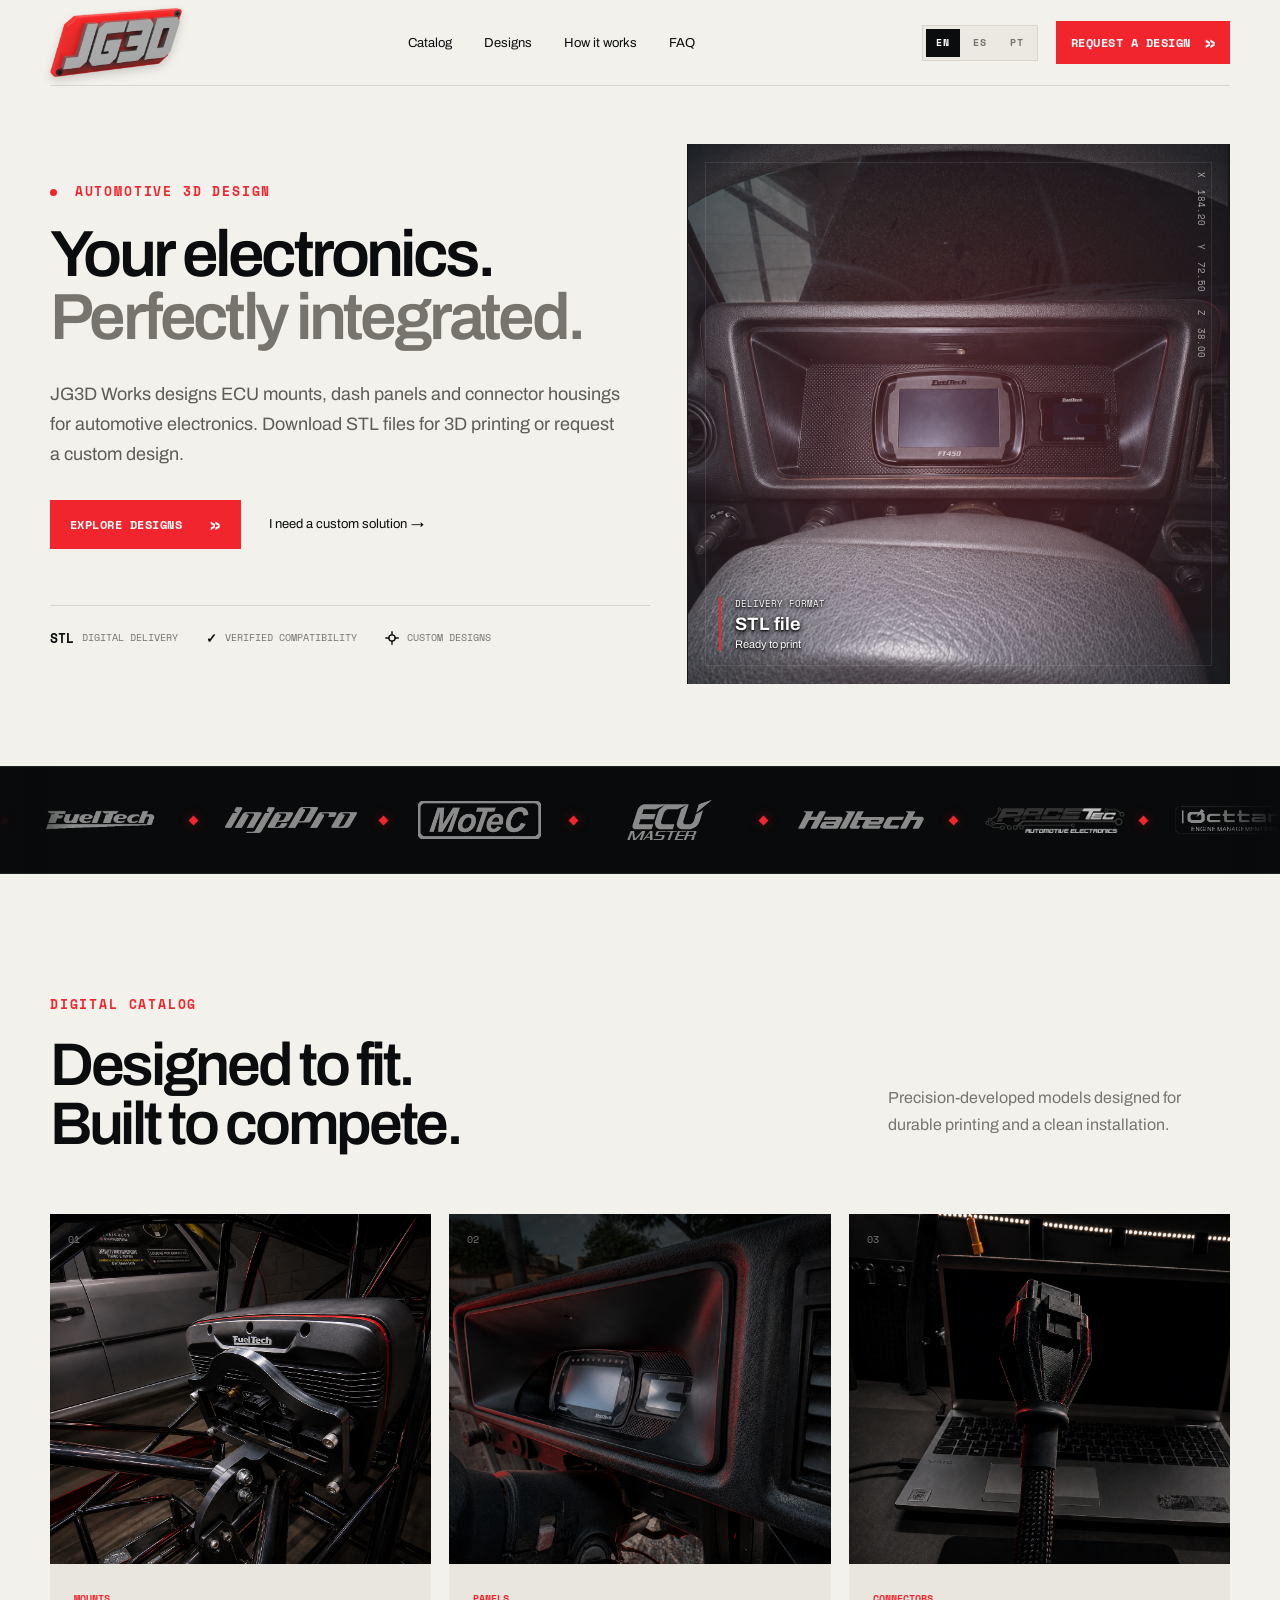
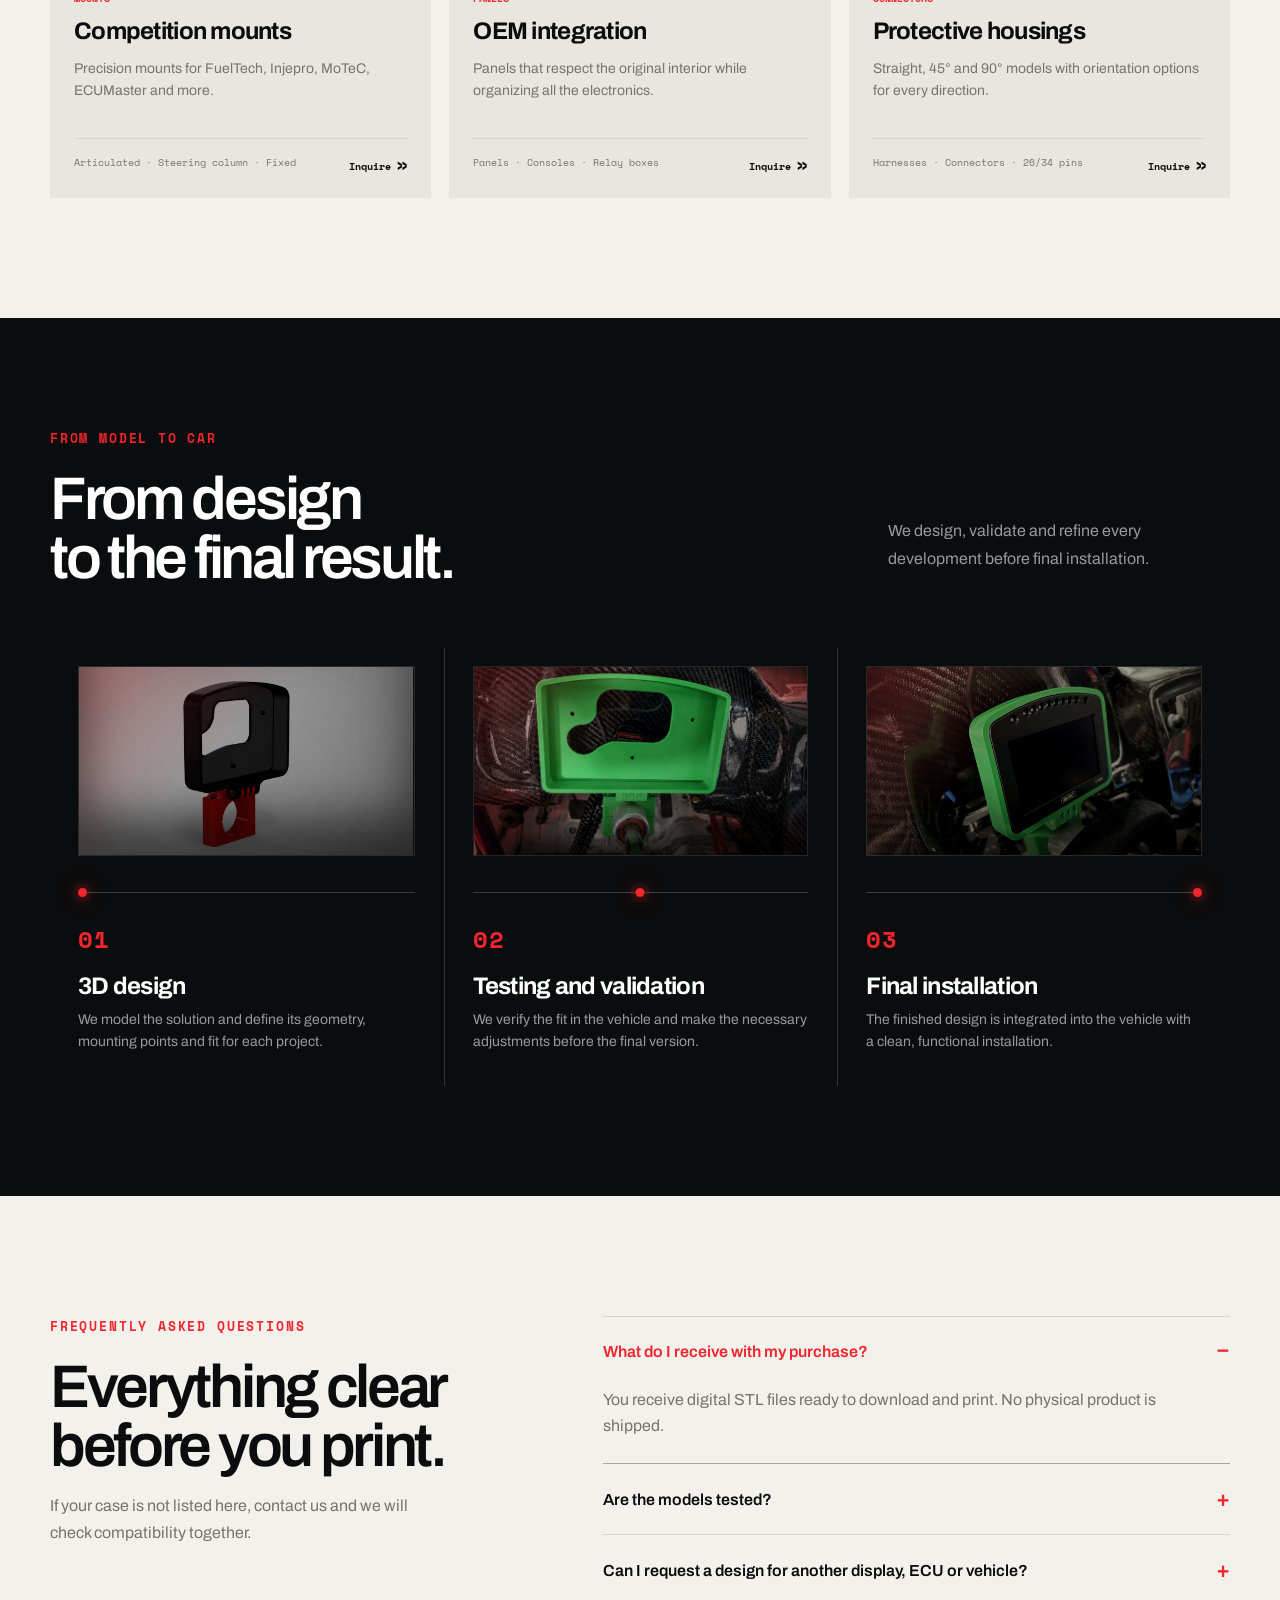
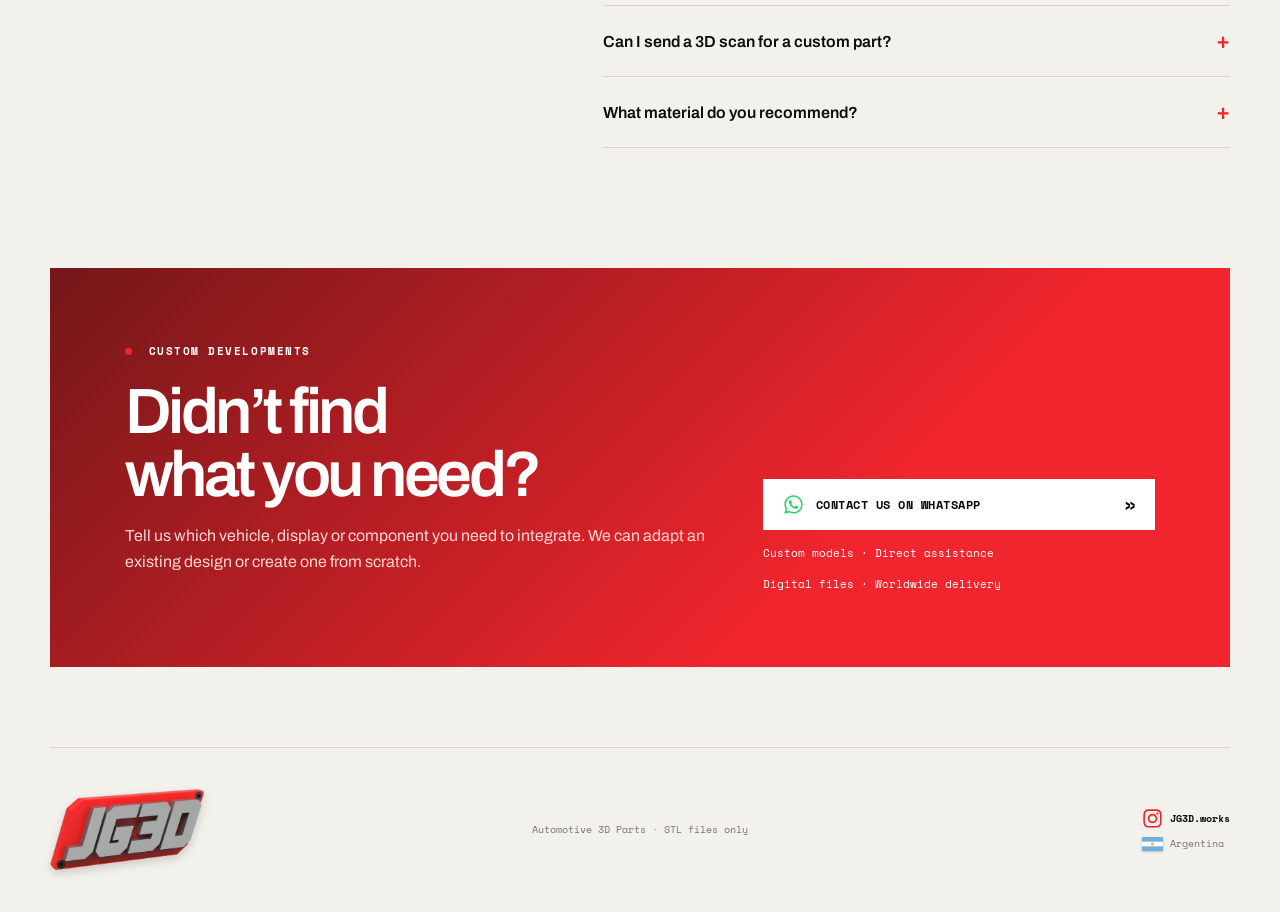
<file: index.html>
<!doctype html>
<html lang="en">
<head>
  <meta charset="utf-8">
  <meta name="viewport" content="width=device-width, initial-scale=1">
  <meta name="description" content="JG3D Works: automotive STL files for ECU mounts, dash panels and connector housings. Download designs for 3D printing or request a custom design.">
  <meta name="theme-color" content="#f3f1ec">
  <title>JG3D Works | Automotive 3D Design</title>
  <link rel="icon" href="/favicon.png" type="image/png" sizes="96x96">
  <link rel="stylesheet" href="styles.css">
  <script type="application/ld+json">
  {
    "@context": "https://schema.org",
    "@type": "Organization",
    "name": "JG3D Works",
    "alternateName": ["JG3D", "JG3Dworks", "JG3D.works"],
    "url": "https://jg3dworks.com/",
    "logo": "https://jg3dworks.com/assets/jg3d-logo.png",
    "sameAs": [
      "https://www.instagram.com/jg3d.works/"
    ]
  }
  </script>
  <script src="i18n.js?v=20261013-description" defer></script>
  <script src="script.js" defer></script>
</head>
<body>
  <main>
    <nav class="nav shell" aria-label="Navegación principal">
      <a class="brand brand-logo" href="#inicio" aria-label="JG3D inicio"><img src="assets/jg3d-logo.png" alt="JG3D"></a>
      <div class="navlinks">
        <a href="catalogo.html">Catálogo</a><a href="#productos">Diseños</a><a href="#proceso">Cómo funciona</a><a href="#faq">FAQ</a>
      </div>
      <div class="nav-actions">
        <div class="language-selector" role="group" aria-label="Language selector">
          <button type="button" data-language="en" aria-label="English">EN</button>
          <button type="button" data-language="es" aria-label="Español">ES</button>
          <button type="button" data-language="pt" aria-label="Português">PT</button>
        </div>
        <a class="button compact" href="#contacto">Pedir diseño <span class="arrow-symbol" aria-hidden="true"><span class="arrow-desktop">»</span><span class="arrow-mobile">↗</span></span></a>
      </div>
      <button class="mobile-menu-toggle" type="button" aria-expanded="false" aria-controls="mobile-menu">
        <span class="menu-label">MENÚ</span><span class="menu-icon" aria-hidden="true"><i></i><i></i><i></i></span>
      </button>
      <div class="mobile-menu-panel" id="mobile-menu">
        <div class="language-selector language-selector-mobile" role="group" aria-label="Language selector">
          <button type="button" data-language="en" aria-label="English">EN</button>
          <button type="button" data-language="es" aria-label="Español">ES</button>
          <button type="button" data-language="pt" aria-label="Português">PT</button>
        </div>
        <a href="catalogo.html">Catálogo <span class="mobile-menu-chevron" aria-hidden="true">»</span></a>
        <a href="#productos">Diseños <span class="mobile-menu-chevron" aria-hidden="true">»</span></a>
        <a href="#proceso">Cómo funciona <span class="mobile-menu-chevron" aria-hidden="true">»</span></a>
        <a href="#faq">Preguntas frecuentes <span class="mobile-menu-chevron" aria-hidden="true">»</span></a>
        <a class="mobile-menu-whatsapp" href="https://wa.me/5493512147683?text=Hola%20JG3D%2C%20quiero%20consultar%20por%20un%20modelo%20personalizado" target="_blank" rel="noreferrer">
          <svg viewBox="0 0 448 512" aria-hidden="true"><path fill="currentColor" d="M380.9 97.1C339 55.1 283.2 32 223.9 32c-122.4 0-222 99.6-222 222 0 39.1 10.2 77.3 29.6 111L0 480l117.7-30.9c32.4 17.7 68.9 27 106 27h.1c122.3 0 224.1-99.6 224.1-222 0-59.3-25.2-115-67-157zm-157 341.6c-33.2 0-65.7-8.9-94-25.8l-6.7-4-69.8 18.3L72 359.2l-4.4-7c-18.5-29.4-28.2-63.4-28.2-98.2 0-101.7 82.8-184.5 184.6-184.5 49.3 0 95.6 19.2 130.4 54.1 34.8 34.9 56.2 81.2 56.1 130.5 0 101.8-84.9 184.6-186.6 184.6zm101.2-138.2c-5.5-2.8-32.8-16.1-37.9-18-5.1-1.9-8.8-2.8-12.5 2.8-3.7 5.6-14.3 18-17.6 21.8-3.2 3.7-6.5 4.2-12 1.4-32.6-16.3-54-29.1-75.5-66-5.7-9.8 5.7-9.1 16.3-30.3 1.8-3.7.9-6.9-.5-9.7-1.4-2.8-12.5-30.1-17.1-41.2-4.5-10.8-9.1-9.3-12.5-9.5-3.2-.2-6.9-.2-10.6-.2-3.7 0-9.7 1.4-14.8 6.9-5.1 5.6-19.4 19-19.4 46.3 0 27.3 19.9 53.7 22.6 57.4 2.8 3.7 39.1 59.7 94.8 83.8 13.2 5.7 23.5 9.1 31.5 11.7 13.3 4.2 25.4 3.6 35 2.2 10.7-1.6 32.8-13.4 37.4-26.4 4.6-13 4.6-24.1 3.2-26.4-1.3-2.5-5-3.9-10.5-6.6z"></path></svg>
          Consultar por WhatsApp
        </a>
      </div>
    </nav>

    <section class="hero shell" id="inicio">
      <div class="hero-copy">
        <div class="eyebrow"><i></i> DISEÑO 3D AUTOMOTRIZ</div>
        <h1>Tu electrónica.<br><em>Perfectamente integrada.</em></h1>
        <p>En JG3D Works diseñamos soportes para ECU, paneles y carcasas para conectores de electrónica automotriz. Descargá archivos STL para impresión 3D o pedinos un diseño a medida.</p>
        <div class="actions">
          <a class="button" href="#productos">Explorar diseños <span class="arrow-symbol" aria-hidden="true"><span class="arrow-desktop">»</span><span class="arrow-mobile">↗</span></span></a>
          <a class="text-link custom-design-link" href="#contacto"><span>Necesito algo personalizado</span><b aria-hidden="true">→</b></a>
        </div>
        <div class="trust">
          <span><b>STL</b> ENTREGA DIGITAL</span>
          <span><b>✓</b> COMPATIBILIDAD VERIFICADA</span>
          <span><b class="precision-target" aria-hidden="true"><svg viewBox="0 0 18 18"><circle cx="9" cy="9" r="4"></circle><path d="M9 1v4M9 13v4M1 9h4M13 9h4"></path></svg></b> DISEÑOS A MEDIDA</span>
        </div>
      </div>
      <div class="hero-visual">
        <div class="glow"></div>
        <img src="assets/hero-ft450-full-red.png" alt="Tablero completo JG3D con FuelTech FT450 y Nano Pro instalado en Chevette">
        <div class="float-card"><small>FORMATO DE ENTREGA</small><strong>Archivo STL</strong><span>Listo para imprimir</span></div>
        <div class="axis">X&nbsp; 184.20 &nbsp; Y&nbsp; 72.50 &nbsp; Z&nbsp; 38.00</div>
      </div>
    </section>

    <div class="ticker" aria-label="Marcas compatibles">
      <div class="ticker-track">
        <div class="ticker-group">
          <span class="ticker-brand ticker-fueltech"><i aria-hidden="true"></i><span class="ticker-logo"><img src="assets/brand-fueltech.png" alt="FuelTech"></span></span>
          <span class="ticker-brand ticker-injepro"><i aria-hidden="true"></i><span class="ticker-logo"><img src="assets/brand-injepro.png" alt="Injepro"></span></span>
          <span class="ticker-brand ticker-motec"><i aria-hidden="true"></i><span class="ticker-logo"><img src="assets/brand-motec.png" alt="MoTeC"></span></span>
          <span class="ticker-brand ticker-ecumaster"><i aria-hidden="true"></i><span class="ticker-logo"><img src="assets/brand-ecumaster.svg" alt="ECUMaster"></span></span>
          <span class="ticker-brand ticker-haltech"><i aria-hidden="true"></i><span class="ticker-logo"><img src="assets/brand-haltech.svg" alt="Haltech"></span></span>
          <span class="ticker-brand ticker-racetec"><i aria-hidden="true"></i><span class="ticker-logo"><img src="assets/brand-racetec.png" alt="RaceTec"></span></span>
          <span class="ticker-brand ticker-octtane"><i aria-hidden="true"></i><span class="ticker-logo"><img src="assets/brand-octtane.png" alt="Octtane"></span></span>
          <span class="ticker-brand ticker-aem"><i aria-hidden="true"></i><span class="ticker-logo"><img src="assets/brand-aem.png" alt="AEM Electronics"></span></span>
          <span class="ticker-brand ticker-pandoo"><i aria-hidden="true"></i><span class="ticker-logo"><img src="assets/brand-pandoo.png" alt="Pandoo"></span></span>
        </div>
        <div class="ticker-group" aria-hidden="true">
          <span class="ticker-brand ticker-fueltech"><i></i><span class="ticker-logo"><img src="assets/brand-fueltech.png" alt=""></span></span>
          <span class="ticker-brand ticker-injepro"><i></i><span class="ticker-logo"><img src="assets/brand-injepro.png" alt=""></span></span>
          <span class="ticker-brand ticker-motec"><i></i><span class="ticker-logo"><img src="assets/brand-motec.png" alt=""></span></span>
          <span class="ticker-brand ticker-ecumaster"><i></i><span class="ticker-logo"><img src="assets/brand-ecumaster.svg" alt=""></span></span>
          <span class="ticker-brand ticker-haltech"><i></i><span class="ticker-logo"><img src="assets/brand-haltech.svg" alt=""></span></span>
          <span class="ticker-brand ticker-racetec"><i></i><span class="ticker-logo"><img src="assets/brand-racetec.png" alt=""></span></span>
          <span class="ticker-brand ticker-octtane"><i></i><span class="ticker-logo"><img src="assets/brand-octtane.png" alt=""></span></span>
          <span class="ticker-brand ticker-aem"><i></i><span class="ticker-logo"><img src="assets/brand-aem.png" alt=""></span></span>
          <span class="ticker-brand ticker-pandoo"><i></i><span class="ticker-logo"><img src="assets/brand-pandoo.png" alt=""></span></span>
        </div>
      </div>
    </div>

    <section class="section shell" id="productos">
      <div class="section-head"><div><div class="eyebrow">CATÁLOGO DIGITAL</div><h2>Diseñado para encajar.<br>Creado para competir.</h2></div><p>Modelos desarrollados con precisión, pensados para una impresión resistente y una instalación limpia.</p></div>
      <div class="products">
        <article class="product">
          <div class="product-image"><span>01</span><img src="assets/support-real-red.png" alt="Render: Soportes de competición" loading="lazy"></div>
          <div class="product-info"><small>SOPORTES</small><h3>Soportes de competición</h3><p>Montajes precisos para FuelTech, Injepro, MoTeC, ECUMaster y más.</p><div><span>Articulados · De columna · Fijos</span><a href="#contacto">Consultar <span class="arrow-desktop" aria-hidden="true">»</span><span class="arrow-mobile" aria-hidden="true">↗</span></a></div></div>
        </article>
        <article class="product">
          <div class="product-image"><span>02</span><img src="assets/chevette-panel-red.png" alt="Render: Integración OEM" loading="lazy"></div>
          <div class="product-info"><small>PANELES</small><h3>Integración OEM</h3><p>Paneles que respetan el interior original y organizan toda la electrónica.</p><div><span>Paneles · Consolas · Cajas de relés</span><a href="#contacto">Consultar <span class="arrow-desktop" aria-hidden="true">»</span><span class="arrow-mobile" aria-hidden="true">↗</span></a></div></div>
        </article>
        <article class="product">
          <div class="product-image"><span>03</span><img src="assets/harness-real-red.png" alt="Render: Carcasas protectoras" loading="lazy"></div>
          <div class="product-info"><small>CONECTORES</small><h3>Carcasas protectoras</h3><p>Modelos rectos, a 45° y 90° con orientación disponible para todas las direcciones.</p><div><span>Ramales · Conectores · 26/34 vías</span><a href="#contacto">Consultar <span class="arrow-desktop" aria-hidden="true">»</span><span class="arrow-mobile" aria-hidden="true">↗</span></a></div></div>
        </article>
      </div>
    </section>

    <section class="process" id="proceso"><div class="shell">
      <div class="section-head light"><div><div class="eyebrow">DEL MODELO AL AUTO</div><h2>Del diseño<br>al resultado final.</h2></div><p>Diseñamos, validamos y ajustamos cada desarrollo antes de llegar a la instalación final.</p></div>
      <div class="steps process-steps">
        <div class="step process-step process-step-1"><div class="step-image"><img class="step-image-main" src="assets/process-01.webp" alt="Render 3D del soporte articulado" loading="lazy"></div><i class="step-line"></i><b>01</b><h3>Diseño 3D</h3><p>Modelamos la solución y definimos geometría, fijaciones y ajuste para cada proyecto.</p></div>
        <div class="step process-step process-step-2"><div class="step-image step-image-portrait"><img class="step-image-main" src="assets/process-02.webp" alt="Prueba del soporte en el vehículo sin la pantalla instalada" loading="lazy"></div><i class="step-line"></i><b>02</b><h3>Prueba y validación</h3><p>Comprobamos el encastre en el vehículo y realizamos los ajustes necesarios antes de la versión final.</p></div>
        <div class="step process-step process-step-3"><div class="step-image"><img class="step-image-main" src="assets/process-03.webp" alt="Soporte final instalado con pantalla MoTeC" loading="lazy"></div><i class="step-line"></i><b>03</b><h3>Instalación final</h3><p>El diseño terminado queda integrado en el vehículo, con una instalación limpia y funcional.</p></div>
      </div>
    </div></section>

    <section class="section faq shell" id="faq">
      <div><div class="eyebrow">PREGUNTAS FRECUENTES</div><h2>Todo claro antes<br>de imprimir.</h2><p>Si tu caso no aparece acá, escribinos y revisamos juntos la compatibilidad.</p></div>
      <div class="accordion">
        <div class="faq-item open"><button type="button" aria-expanded="true" aria-controls="faq-answer-0"><span>¿Qué recibo con la compra?</span><b aria-hidden="true">−</b></button><div class="faq-answer open" id="faq-answer-0"><div><p>Recibís archivos STL digitales listos para descargar e imprimir. No se envía un producto físico.</p></div></div></div>
        <div class="faq-item"><button type="button" aria-expanded="false" aria-controls="faq-answer-1"><span>¿Los modelos están probados?</span><b aria-hidden="true">+</b></button><div class="faq-answer" id="faq-answer-1"><div><p>Los diseños se desarrollan con medidas reales, escaneos 3D o referencias verificadas. Cada publicación indica su compatibilidad.</p></div></div></div>
        <div class="faq-item"><button type="button" aria-expanded="false" aria-controls="faq-answer-2"><span>¿Puedo pedir un diseño para otra pantalla, ECU o vehículo?</span><b aria-hidden="true">+</b></button><div class="faq-answer" id="faq-answer-2"><div><p>Sí. Podemos desarrollar un diseño personalizado para otra pantalla, computadora de competición o modelo de vehículo. Contactanos por WhatsApp y envianos fotos, medidas y los detalles del equipo para evaluar el proyecto.</p></div></div></div>
        <div class="faq-item"><button type="button" aria-expanded="false" aria-controls="faq-answer-3"><span>¿Puedo enviar un escaneo 3D para desarrollar una pieza personalizada?</span><b aria-hidden="true">+</b></button><div class="faq-answer" id="faq-answer-3"><div><p>Sí. Trabajamos a partir de escaneos 3D para adaptar o desarrollar piezas con mayor precisión. Mediante ingeniería inversa, utilizamos la malla escaneada como referencia para reconstruir la geometría en CAD y crear un diseño editable, ajustado a las necesidades del proyecto.</p></div></div></div>
        <div class="faq-item"><button type="button" aria-expanded="false" aria-controls="faq-answer-4"><span>¿Qué material recomiendan?</span><b aria-hidden="true">+</b></button><div class="faq-answer" id="faq-answer-4"><div><p>Para interiores de competición recomendamos ABS, ASA o materiales equivalentes resistentes a temperatura.</p></div></div></div>
      </div>
    </section>

    <section class="contact shell" id="contacto">
      <div class="contact-copy"><div class="eyebrow"><i></i> DESARROLLOS PERSONALIZADOS</div><h2>¿No encontraste<br>lo que buscabas?</h2><p>Contanos qué vehículo, pantalla o componente necesitás integrar. Podemos adaptar un diseño o crear uno desde cero.</p></div>
      <div class="contact-actions">
        <a class="button light-button whatsapp-button" href="https://wa.me/5493512147683?text=Hola%20JG3D%2C%20quiero%20consultar%20por%20un%20modelo%20personalizado" target="_blank" rel="noreferrer">
          <svg viewBox="0 0 448 512" aria-hidden="true"><path fill="currentColor" d="M380.9 97.1C339 55.1 283.2 32 223.9 32c-122.4 0-222 99.6-222 222 0 39.1 10.2 77.3 29.6 111L0 480l117.7-30.9c32.4 17.7 68.9 27 106 27h.1c122.3 0 224.1-99.6 224.1-222 0-59.3-25.2-115-67-157zm-157 341.6c-33.2 0-65.7-8.9-94-25.8l-6.7-4-69.8 18.3L72 359.2l-4.4-7c-18.5-29.4-28.2-63.4-28.2-98.2 0-101.7 82.8-184.5 184.6-184.5 49.3 0 95.6 19.2 130.4 54.1 34.8 34.9 56.2 81.2 56.1 130.5 0 101.8-84.9 184.6-186.6 184.6zm101.2-138.2c-5.5-2.8-32.8-16.1-37.9-18-5.1-1.9-8.8-2.8-12.5 2.8-3.7 5.6-14.3 18-17.6 21.8-3.2 3.7-6.5 4.2-12 1.4-32.6-16.3-54-29.1-75.5-66-5.7-9.8 5.7-9.1 16.3-30.3 1.8-3.7.9-6.9-.5-9.7-1.4-2.8-12.5-30.1-17.1-41.2-4.5-10.8-9.1-9.3-12.5-9.5-3.2-.2-6.9-.2-10.6-.2-3.7 0-9.7 1.4-14.8 6.9-5.1 5.6-19.4 19-19.4 46.3 0 27.3 19.9 53.7 22.6 57.4 2.8 3.7 39.1 59.7 94.8 83.8 13.2 5.7 23.5 9.1 31.5 11.7 13.3 4.2 25.4 3.6 35 2.2 10.7-1.6 32.8-13.4 37.4-26.4 4.6-13 4.6-24.1 3.2-26.4-1.3-2.5-5-3.9-10.5-6.6z"></path></svg>
          <span>Consultar por WhatsApp</span><span class="arrow-symbol" aria-hidden="true"><span class="arrow-desktop">»</span><span class="arrow-mobile">↗</span></span>
        </a>
        <span>Modelos personalizados · Atención directa</span><span>Archivos digitales · Entrega global</span>
      </div>
    </section>

    <footer class="footer shell">
      <a class="brand brand-logo footer-logo" href="#inicio"><img src="assets/jg3d-logo.png" alt="JG3D"></a>
      <p>Automotive 3D Parts · STL files only</p>
      <div class="footer-social">
        <a class="instagram-link" href="https://instagram.com/JG3D.works" target="_blank" rel="noreferrer" aria-label="Abrir JG3D.works en Instagram"><svg class="instagram-icon" viewBox="0 0 448 512" aria-hidden="true"><path fill="currentColor" d="M224.1 141c-63.6 0-114.9 51.3-114.9 114.9s51.3 114.9 114.9 114.9S339 319.5 339 255.9 287.7 141 224.1 141zm0 189.6c-41.1 0-74.7-33.5-74.7-74.7s33.5-74.7 74.7-74.7 74.7 33.5 74.7 74.7-33.6 74.7-74.7 74.7zm146.4-194.3c0 14.9-12 26.8-26.8 26.8-14.9 0-26.8-12-26.8-26.8s12-26.8 26.8-26.8 26.8 12 26.8 26.8zm76.1 27.2c-1.7-35.9-9.9-67.7-36.2-93.9-26.2-26.2-58-34.4-93.9-36.2-37-2.1-147.9-2.1-184.9 0-35.8 1.7-67.6 9.9-93.9 36.1S3.3 127.5 1.5 163.4c-2.1 37-2.1 147.9 0 184.9 1.7 35.9 9.9 67.7 36.2 93.9s58 34.4 93.9 36.2c37 2.1 147.9 2.1 184.9 0 35.9-1.7 67.7-9.9 93.9-36.2 26.2-26.2 34.4-58 36.2-93.9 2.1-37 2.1-147.8 0-184.8zM398.8 388c-7.8 19.6-22.9 34.7-42.6 42.6-29.5 11.7-99.5 9-132.1 9s-102.7 2.6-132.1-9c-19.6-7.8-34.7-22.9-42.6-42.6-11.7-29.5-9-99.5-9-132.1s-2.6-102.7 9-132.1c7.8-19.6 22.9-34.7 42.6-42.6 29.5-11.7 99.5-9 132.1-9s102.7-2.6 132.1 9c19.6 7.8 34.7 22.9 42.6 42.6 11.7 29.5 9 99.5 9 132.1s2.7 102.7-9 132.1z"></path></svg><span>JG3D.works</span></a>
        <span class="country"><svg class="argentina-flag" viewBox="0 0 30 20" role="img" aria-label="Bandera de Argentina"><rect width="30" height="20" rx="1.5" fill="#74ACDF"></rect><rect y="6.67" width="30" height="6.66" fill="#fff"></rect><circle cx="15" cy="10" r="2.1" fill="#F6B40E"></circle></svg>Argentina</span>
      </div>
    </footer>
  </main>
  <!--Start of Tawk.to Script-->
<script type="text/javascript">
var Tawk_API=Tawk_API||{}, Tawk_LoadStart=new Date();
(function(){
var s1=document.createElement("script"),s0=document.getElementsByTagName("script")[0];
s1.async=true;
s1.src='https://embed.tawk.to/6a5f9734fbe1311d44c8bfa2/1ju2md9vf';
s1.charset='UTF-8';
s1.setAttribute('crossorigin','*');
s0.parentNode.insertBefore(s1,s0);
})();
</script>
<!--End of Tawk.to Script-->
</body>
</html>
</file>
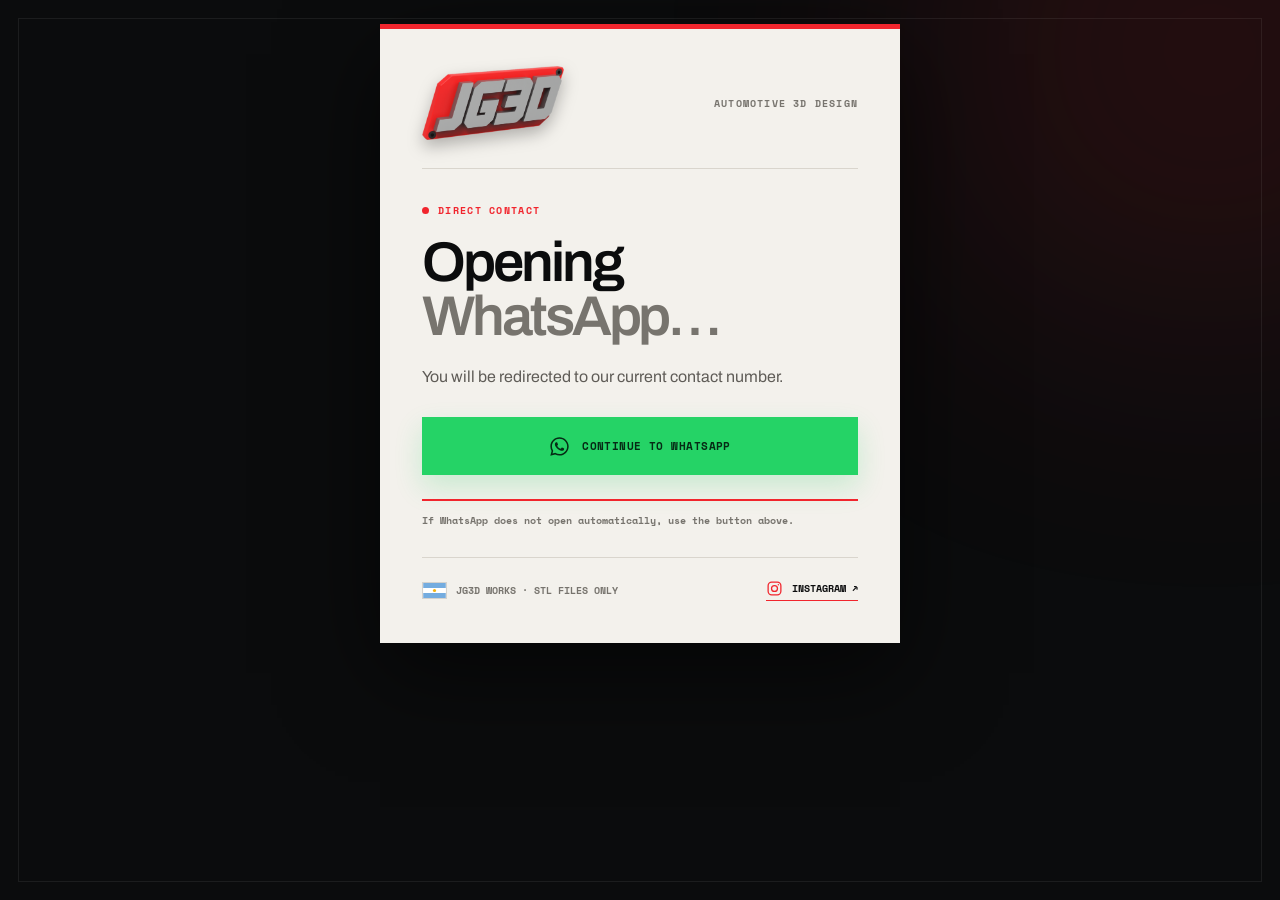
<file: whatsapp/index.html>
<!doctype html>
<html lang="en">
<head>
  <meta charset="utf-8">
  <meta name="viewport" content="width=device-width, initial-scale=1">
  <meta name="theme-color" content="#0b0c0d">
  <meta name="robots" content="noindex, nofollow">
  <title>JG3D Works | WhatsApp</title>
  <link rel="icon" href="../favicon.svg" type="image/svg+xml">
  <style>
    @font-face{font-family:Archivo;src:url("../fonts/archivo-400.ttf") format("truetype");font-weight:400;font-display:swap}
    @font-face{font-family:Archivo;src:url("../fonts/archivo-600.ttf") format("truetype");font-weight:600;font-display:swap}
    @font-face{font-family:"Space Mono";src:url("../fonts/space-mono-700.ttf") format("truetype");font-weight:700;font-display:swap}
    :root{--ink:#0b0c0d;--paper:#f3f1ec;--muted:#77746e;--line:#d9d5cd;--red:#f1252d;--green:#25d366}
    *{box-sizing:border-box}
    html,body{min-height:100%}
    body{margin:0;background:var(--ink);color:var(--ink);font-family:Archivo,Arial,sans-serif;display:grid;place-items:center;padding:24px;overflow-x:hidden}
    body:before{content:"";position:fixed;width:480px;height:480px;border-radius:50%;background:var(--red);filter:blur(150px);opacity:.18;right:-170px;top:-190px;pointer-events:none}
    body:after{content:"";position:fixed;inset:18px;border:1px solid #ffffff12;pointer-events:none}
    .card{position:relative;width:min(100%,520px);background:var(--paper);padding:42px;box-shadow:0 30px 90px #0009;overflow:hidden}
    .card:before{content:"";position:absolute;left:0;top:0;width:100%;height:5px;background:var(--red)}
    .brand{display:flex;align-items:center;justify-content:space-between;padding-bottom:28px;border-bottom:1px solid var(--line)}
    .brand img{display:block;width:142px;height:auto;filter:drop-shadow(0 7px 8px #0004)}
    .brand span{font:700 10px "Space Mono",monospace;letter-spacing:.12em;color:var(--muted);text-transform:uppercase}
    .eyebrow{display:flex;align-items:center;gap:9px;margin-top:34px;color:var(--red);font:700 10px "Space Mono",monospace;letter-spacing:.13em;text-transform:uppercase}
    .eyebrow i{width:7px;height:7px;border-radius:50%;background:var(--red)}
    h1{font-size:clamp(38px,8vw,56px);line-height:.96;letter-spacing:-.055em;margin:18px 0 20px;font-weight:600}
    h1 span{color:var(--muted)}
    .lead{color:#5f5c57;font-size:16px;line-height:1.6;margin:0 0 28px}
    .button{width:100%;min-height:58px;padding:15px 18px;background:var(--green);color:#062b15;text-decoration:none;display:flex;align-items:center;justify-content:center;gap:12px;font:700 11px "Space Mono",monospace;letter-spacing:.04em;text-transform:uppercase;transition:transform .2s,filter .2s,box-shadow .2s;box-shadow:0 12px 28px #25d36633}
    .button:hover{transform:translateY(-2px);filter:brightness(1.05);box-shadow:0 16px 34px #25d36648}
    .button svg{width:21px;height:21px;fill:currentColor}
    .progress{height:2px;margin-top:24px;background:var(--line);overflow:hidden}
    .progress i{display:block;width:100%;height:100%;background:var(--red);transform-origin:left;animation:progress 1.8s linear forwards}
    .preview .progress i{animation:none;transform:scaleX(0)}
    @keyframes progress{from{transform:scaleX(0)}to{transform:scaleX(1)}}
    .status{font:400 10px "Space Mono",monospace;color:var(--muted);line-height:1.6;margin:12px 0 0}
    .secondary{display:flex;justify-content:space-between;gap:18px;align-items:center;margin-top:28px;padding-top:22px;border-top:1px solid var(--line);font:700 10px "Space Mono",monospace;text-transform:uppercase}
    .secondary-brand,.secondary a{display:flex;align-items:center;gap:9px}
    .secondary-brand span{color:var(--muted);font-weight:400}
    .secondary a{color:var(--ink);text-decoration:none;border-bottom:1px solid var(--red);padding-bottom:3px}
    .argentina-flag{width:25px;height:17px;flex:0 0 auto;border:1px solid #0b0c0d22}
    .instagram-icon{width:17px;height:17px;flex:0 0 auto;fill:none;stroke:var(--red);stroke-width:1.8}
    .instagram-icon .instagram-dot{fill:var(--red);stroke:none}
    @media(max-width:520px){body{padding:14px}.card{padding:30px 24px}.brand img{width:118px}.brand span{font-size:8px}.secondary{gap:10px;font-size:8px}.secondary-brand,.secondary a{gap:6px}.argentina-flag{width:22px;height:15px}.instagram-icon{width:15px;height:15px}}
    @media(prefers-reduced-motion:reduce){.progress i{animation:none;transform:scaleX(1)}.button{transition:none}}
  </style>
</head>
<body>
  <main class="card" aria-labelledby="page-title">
    <div class="brand">
      <img src="../assets/jg3d-logo.png" alt="JG3D Works">
      <span>Automotive 3D Design</span>
    </div>
    <div class="eyebrow"><i></i><span id="eyebrow">Direct contact</span></div>
    <h1 id="page-title">Opening<br><span>WhatsApp…</span></h1>
    <p class="lead" id="lead">You will be redirected to our current contact number.</p>
    <a class="button" id="whatsapp-link" href="https://wa.me/5493512147683?text=Hello%20JG3D%2C%20I%20found%20your%20designs%20on%20Cults3D%20and%20would%20like%20to%20make%20an%20inquiry." rel="noopener noreferrer">
      <svg viewBox="0 0 448 512" aria-hidden="true"><path d="M380.9 97.1C339 55.1 283.2 32 223.9 32 101.5 32 1.9 131.6 1.9 254c0 39.1 10.2 77.3 29.6 111L0 480l117.7-30.9c32.4 17.7 68.9 27 106 27h.1c122.3 0 224.1-99.6 224.1-222 0-59.3-25.2-115-67-157zm-157 341.6c-33.2 0-65.7-8.9-94-25.8l-6.7-4-69.8 18.3L72 359.2l-4.4-7c-18.5-29.4-28.2-63.4-28.2-98.2 0-101.7 82.8-184.5 184.6-184.5 49.3 0 95.6 19.2 130.4 54.1 34.8 34.9 56.2 81.2 56.1 130.5 0 101.8-84.9 184.6-186.7 184.6zm101.7-138.2c-5.5-2.8-32.8-16.1-37.9-18-5.1-1.9-8.8-2.8-12.5 2.8-3.7 5.6-14.3 18-17.6 21.8-3.2 3.7-6.5 4.2-12 1.4-32.6-16.3-54-29.1-75.5-66-5.7-9.8 5.7-9.1 16.3-30.3 1.8-3.7.9-6.9-.5-9.7-1.4-2.8-12.5-30.1-17.1-41.3-4.5-10.8-9.1-9.3-12.5-9.5-3.2-.2-6.9-.2-10.6-.2s-9.7 1.4-14.8 6.9c-5.1 5.6-19.4 19-19.4 46.3s19.9 53.7 22.6 57.4c2.8 3.7 39.1 59.7 94.8 83.8 35.2 15.2 49 16.5 66.6 13.9 10.7-1.6 32.8-13.4 37.4-26.4 4.6-13 4.6-24.1 3.2-26.4-1.3-2.5-5-3.9-10.5-6.6z"/></svg>
      <span id="button-text">Continue to WhatsApp</span>
    </a>
    <div class="progress" aria-hidden="true"><i></i></div>
    <p class="status" id="status">If WhatsApp does not open automatically, use the button above.</p>
    <div class="secondary">
      <div class="secondary-brand">
        <svg class="argentina-flag" viewBox="0 0 30 20" role="img" aria-label="Argentina">
          <rect width="30" height="6.67" fill="#74acdf"/>
          <rect y="6.67" width="30" height="6.66" fill="#fff"/>
          <rect y="13.33" width="30" height="6.67" fill="#74acdf"/>
          <circle cx="15" cy="10" r="2.1" fill="#f6b40e"/>
        </svg>
        <span>JG3D Works · STL files only</span>
      </div>
      <a href="https://www.instagram.com/jg3d.works/" rel="noopener noreferrer">
        <svg class="instagram-icon" viewBox="0 0 24 24" aria-hidden="true">
          <rect x="3" y="3" width="18" height="18" rx="5"/>
          <circle cx="12" cy="12" r="4.2"/>
          <circle class="instagram-dot" cx="17.4" cy="6.7" r="1"/>
        </svg>
        <span>Instagram ↗</span>
      </a>
    </div>
  </main>
  <script>
    (() => {
      const WHATSAPP_NUMBER = "5493512147683";
      const WHATSAPP_MESSAGE = "Hello JG3D, I found your designs on Cults3D and would like to make an inquiry.";
      const target = `https://wa.me/${WHATSAPP_NUMBER}?text=${encodeURIComponent(WHATSAPP_MESSAGE)}`;
      const preview = new URLSearchParams(location.search).get("preview") === "1";
      if (preview) document.getElementById("status").textContent = "Preview mode: automatic redirection is paused.";
      document.getElementById("whatsapp-link").href = target;
      if (preview) {
        document.body.classList.add("preview");
      } else {
        window.setTimeout(() => window.location.replace(target), 1800);
      }
    })();
  </script>
</body>
</html>
</file>
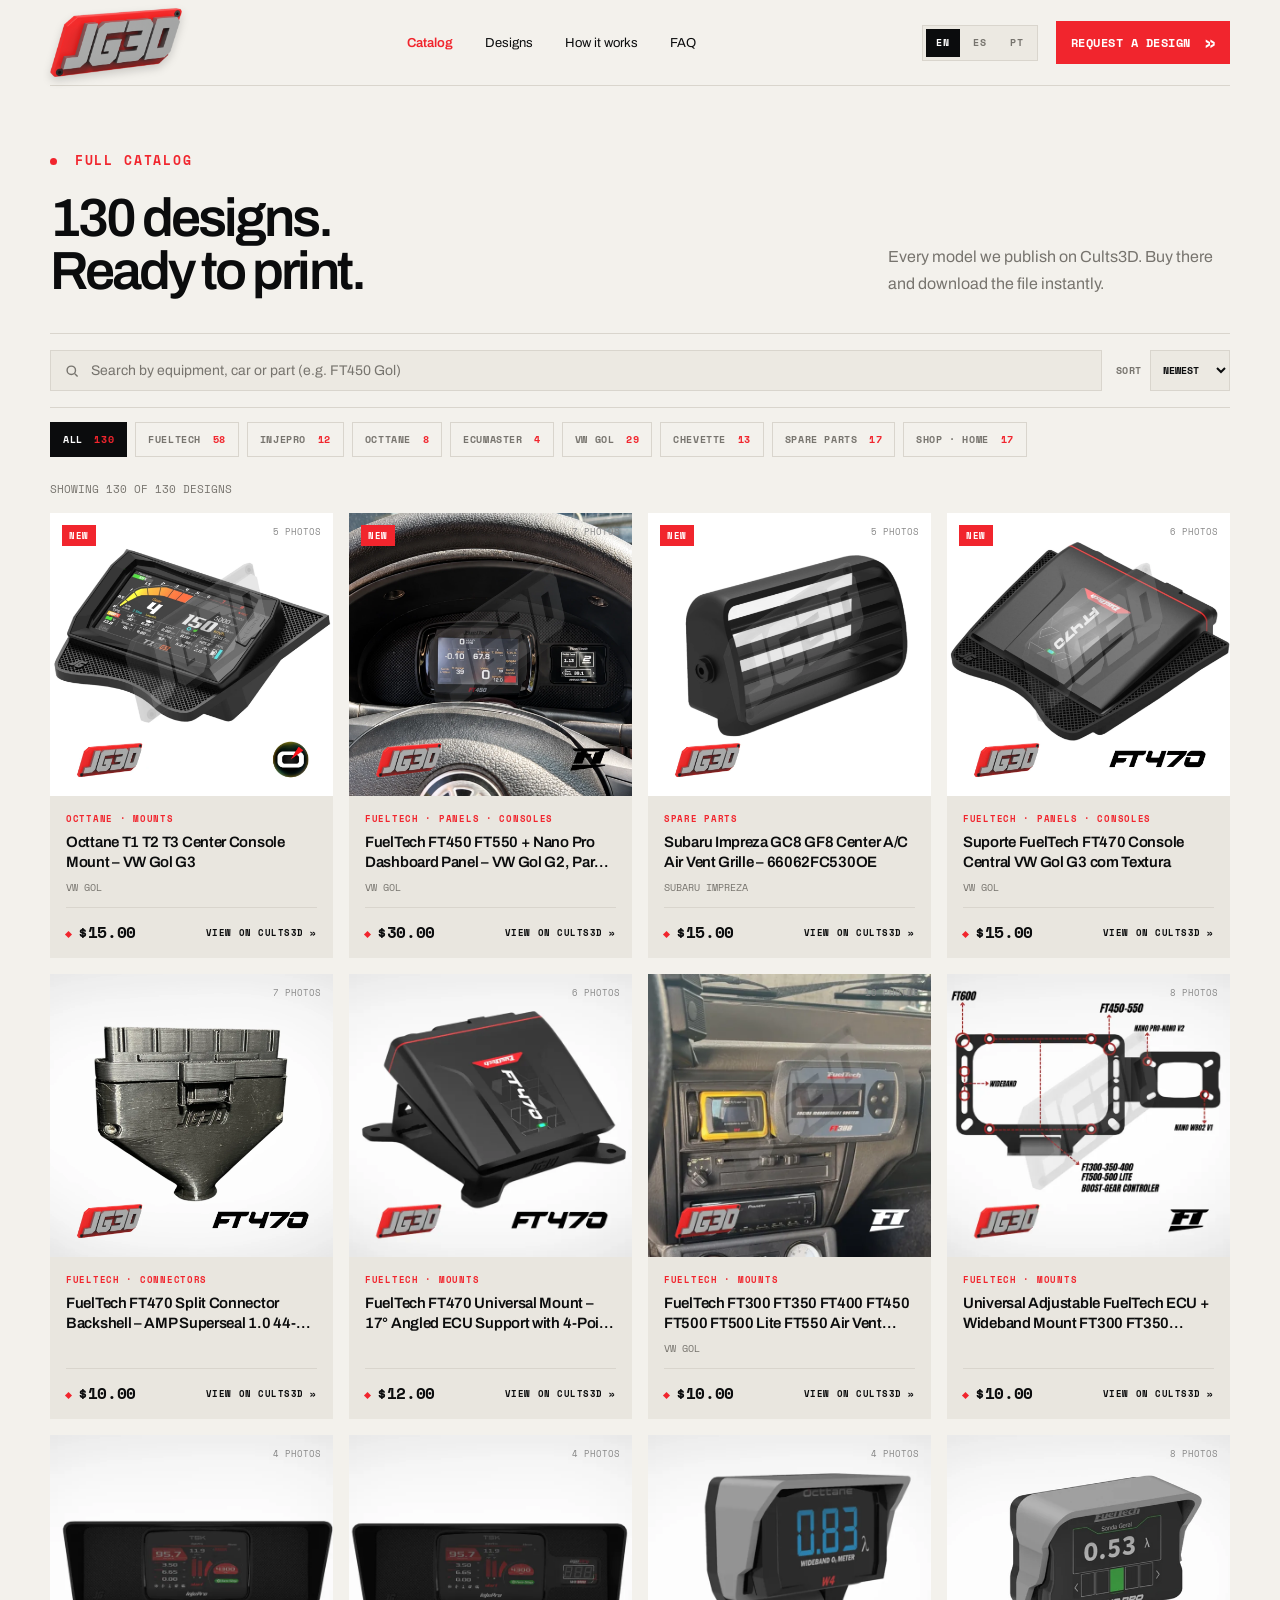
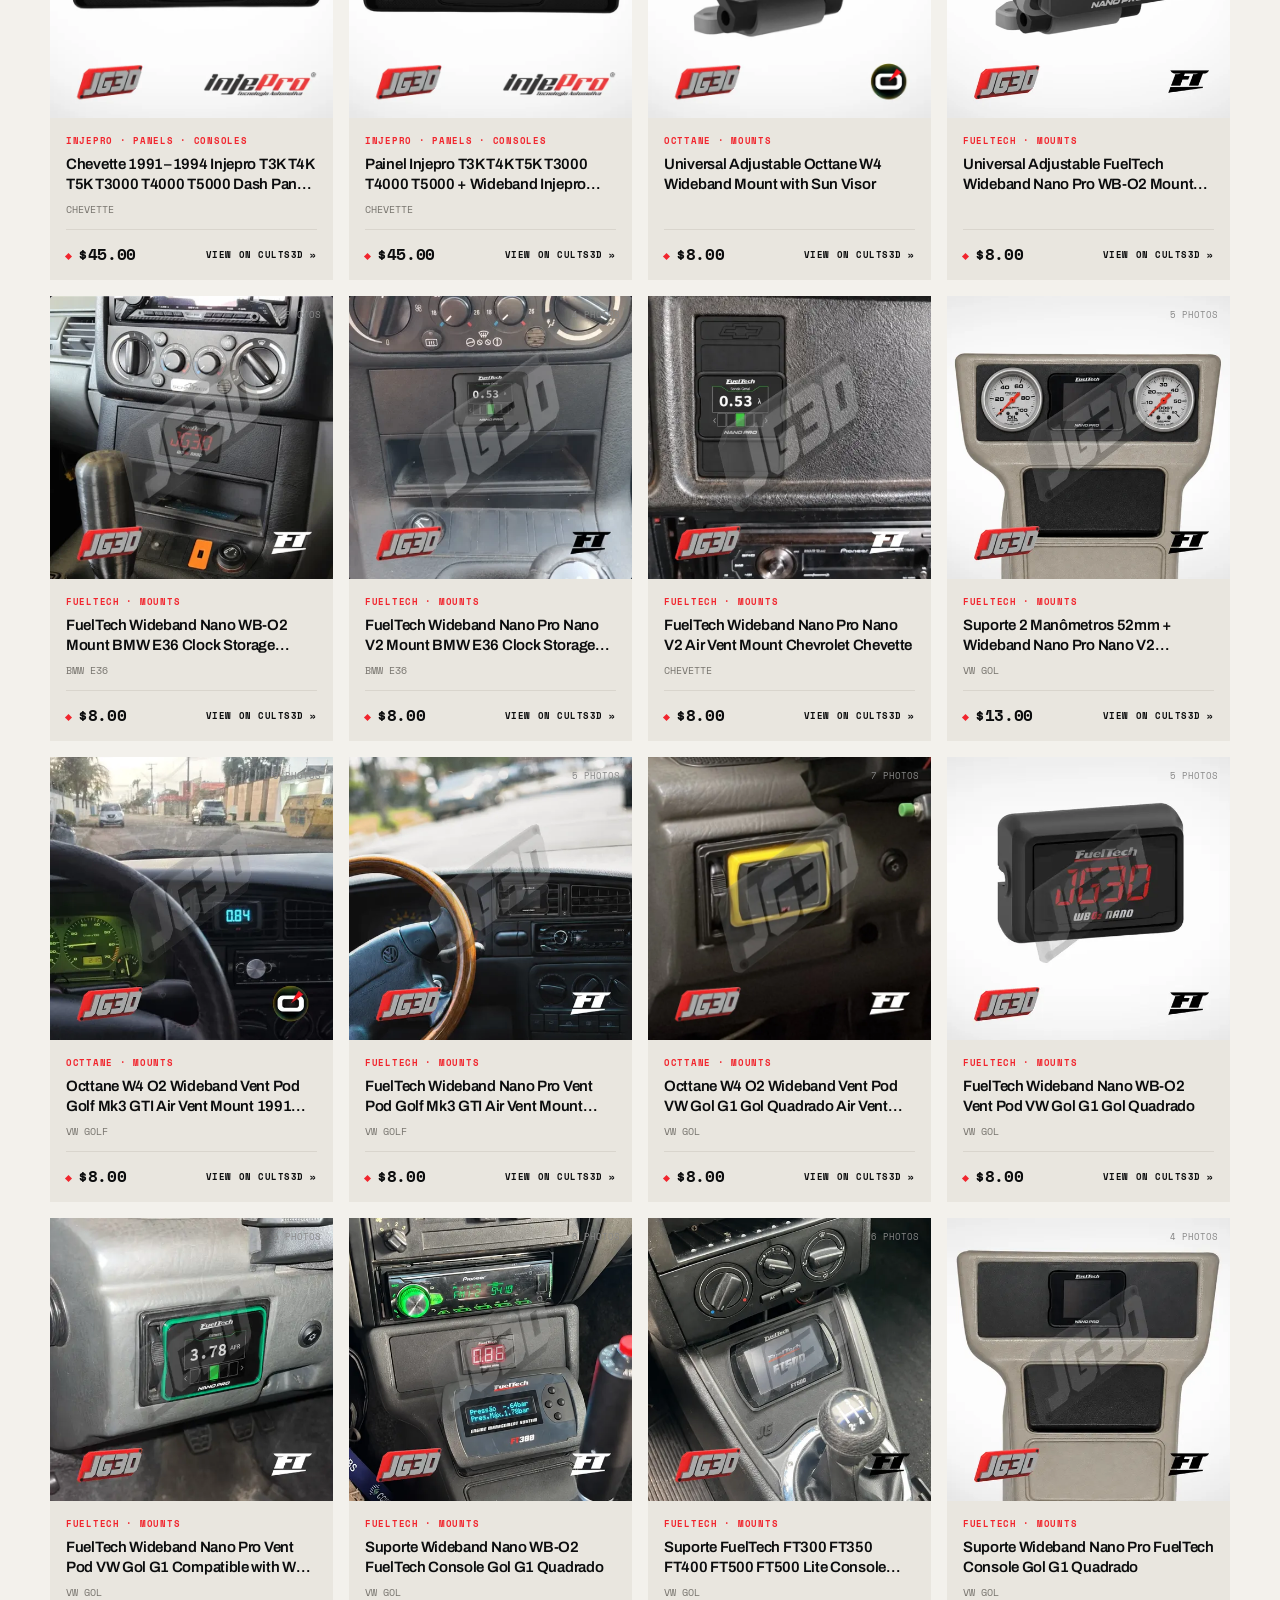
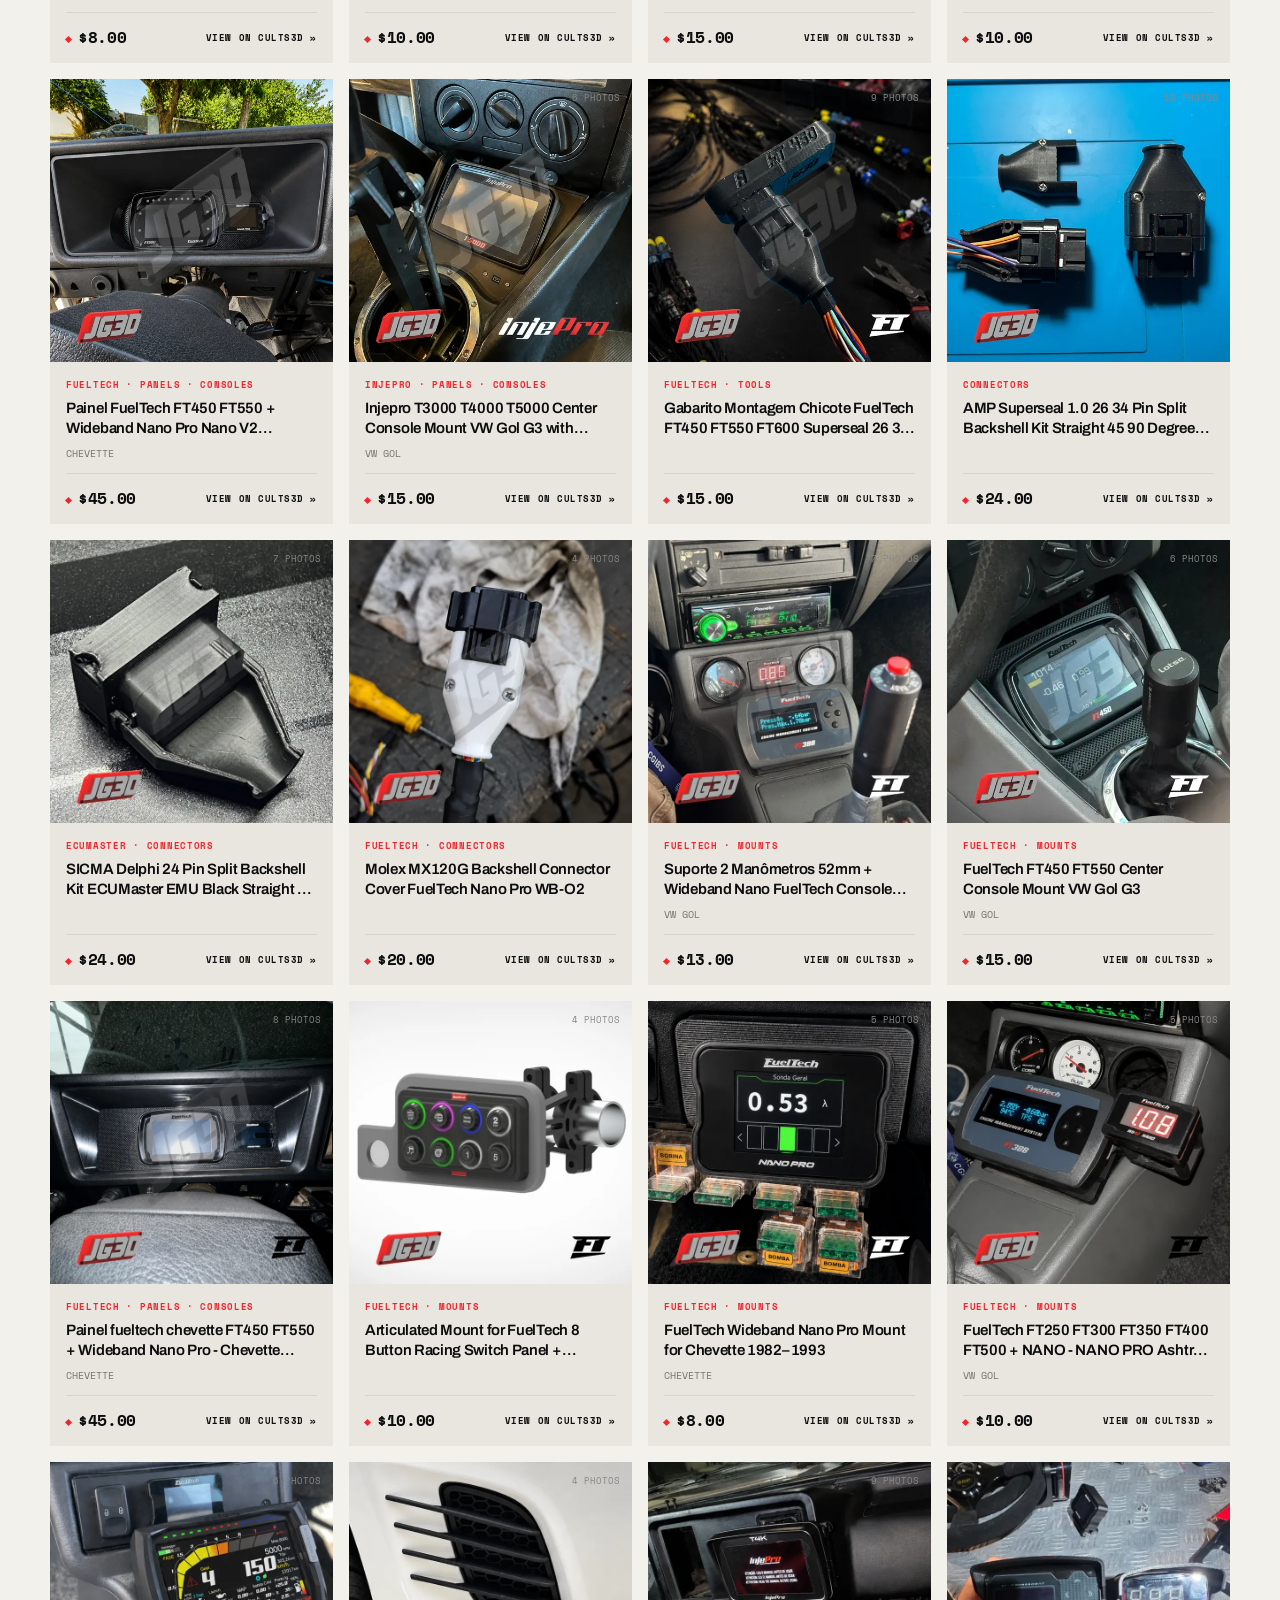
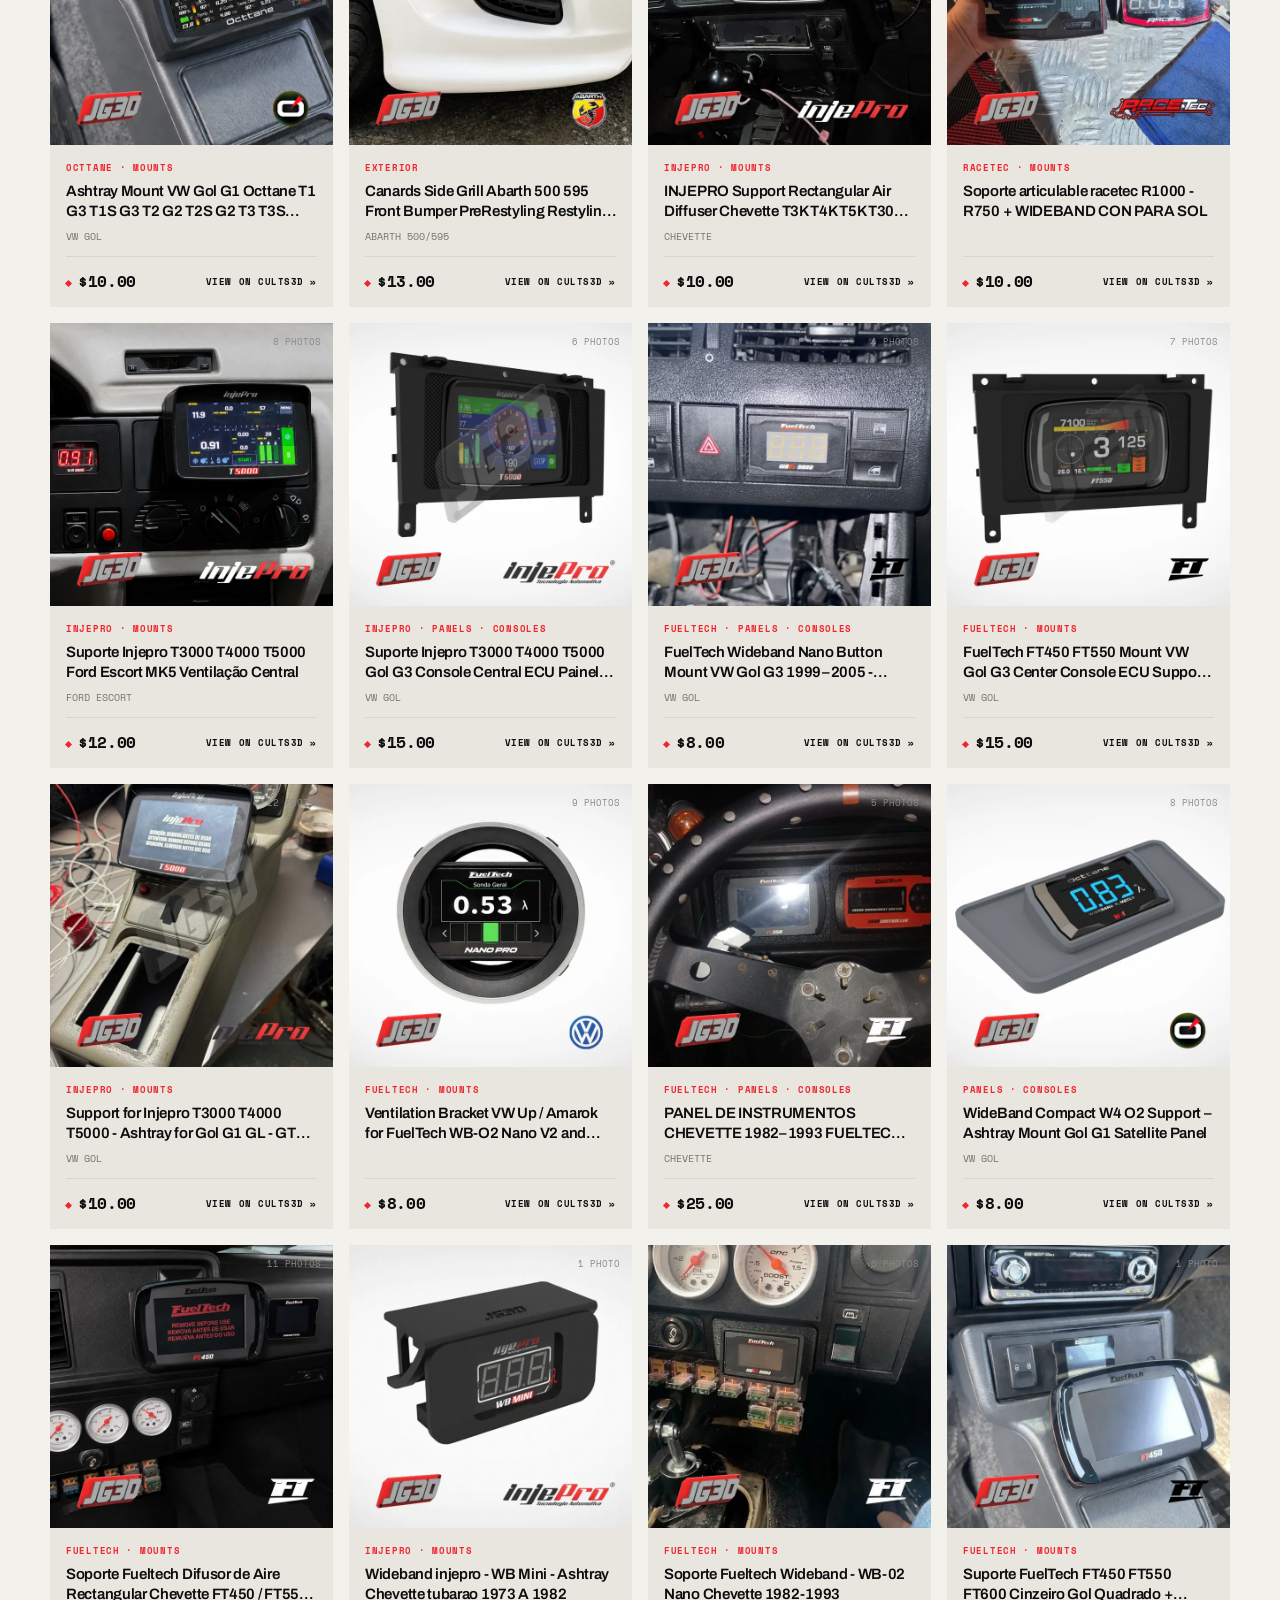
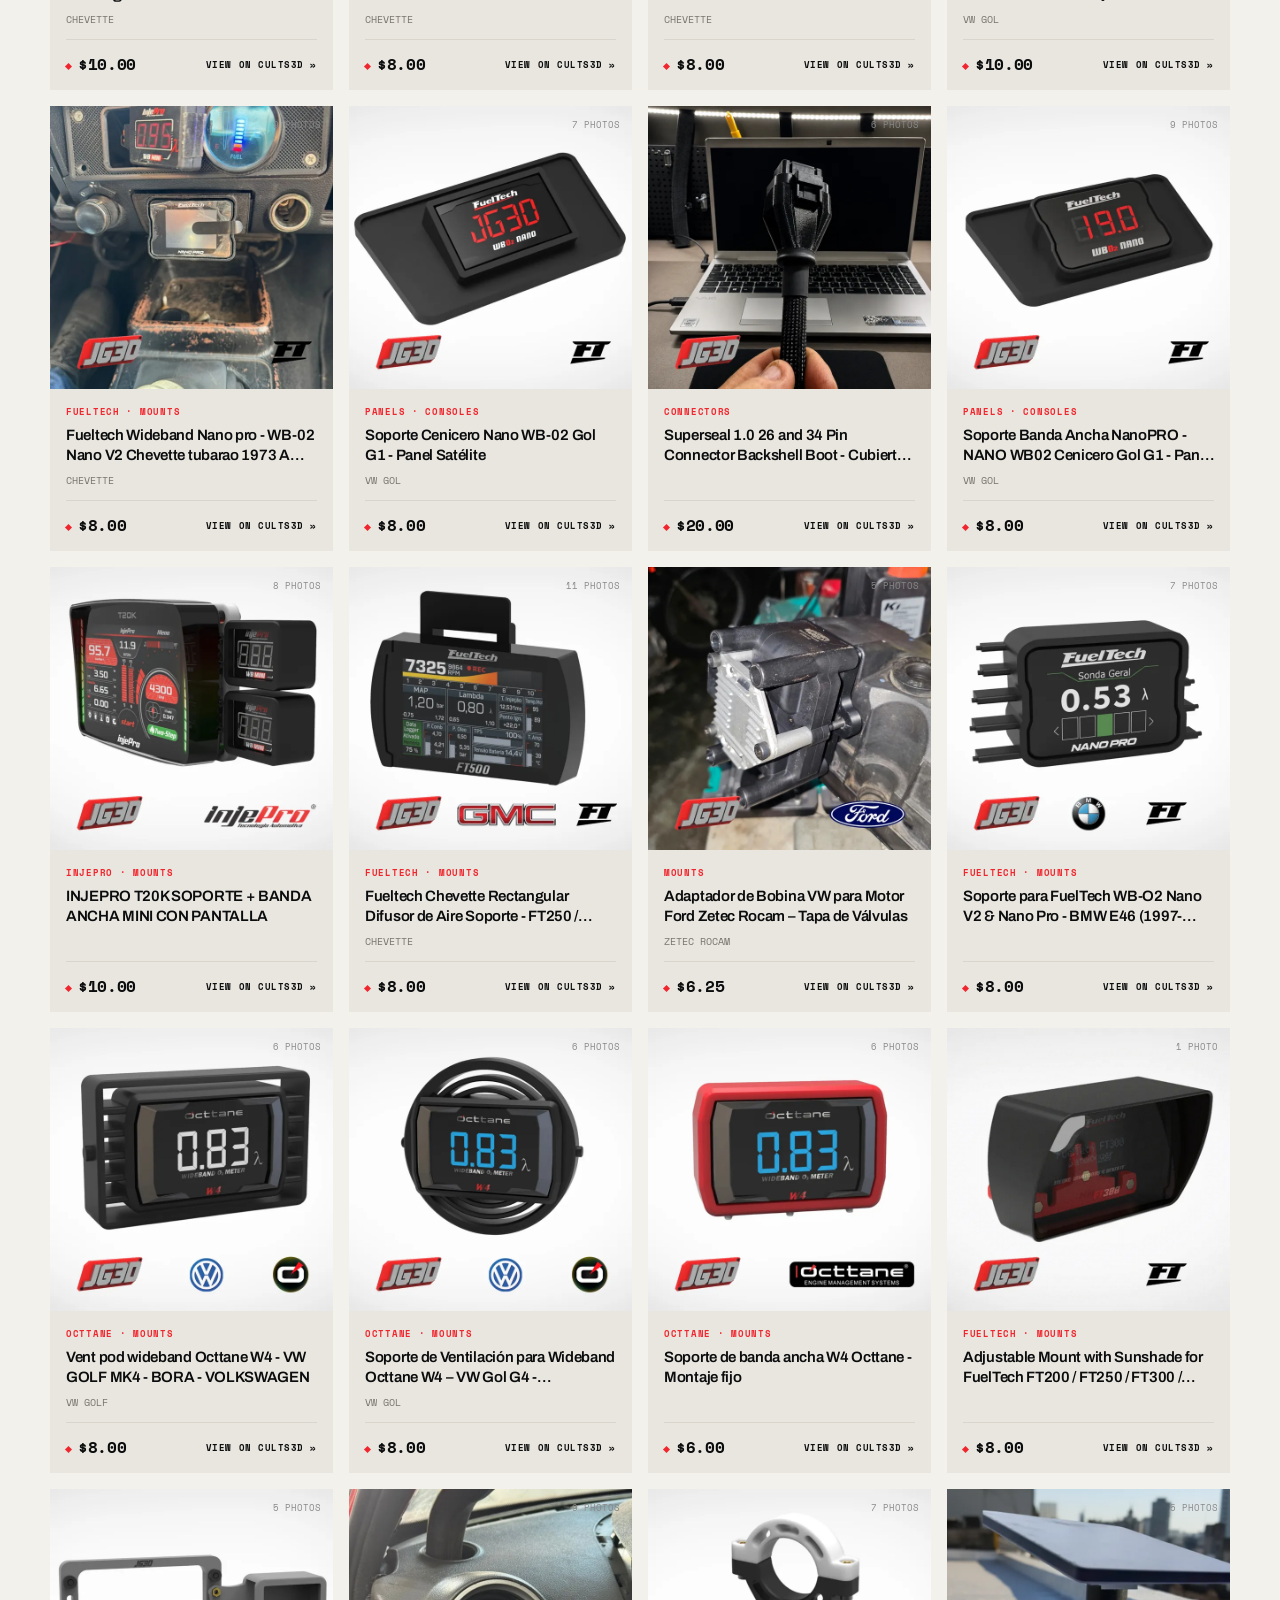
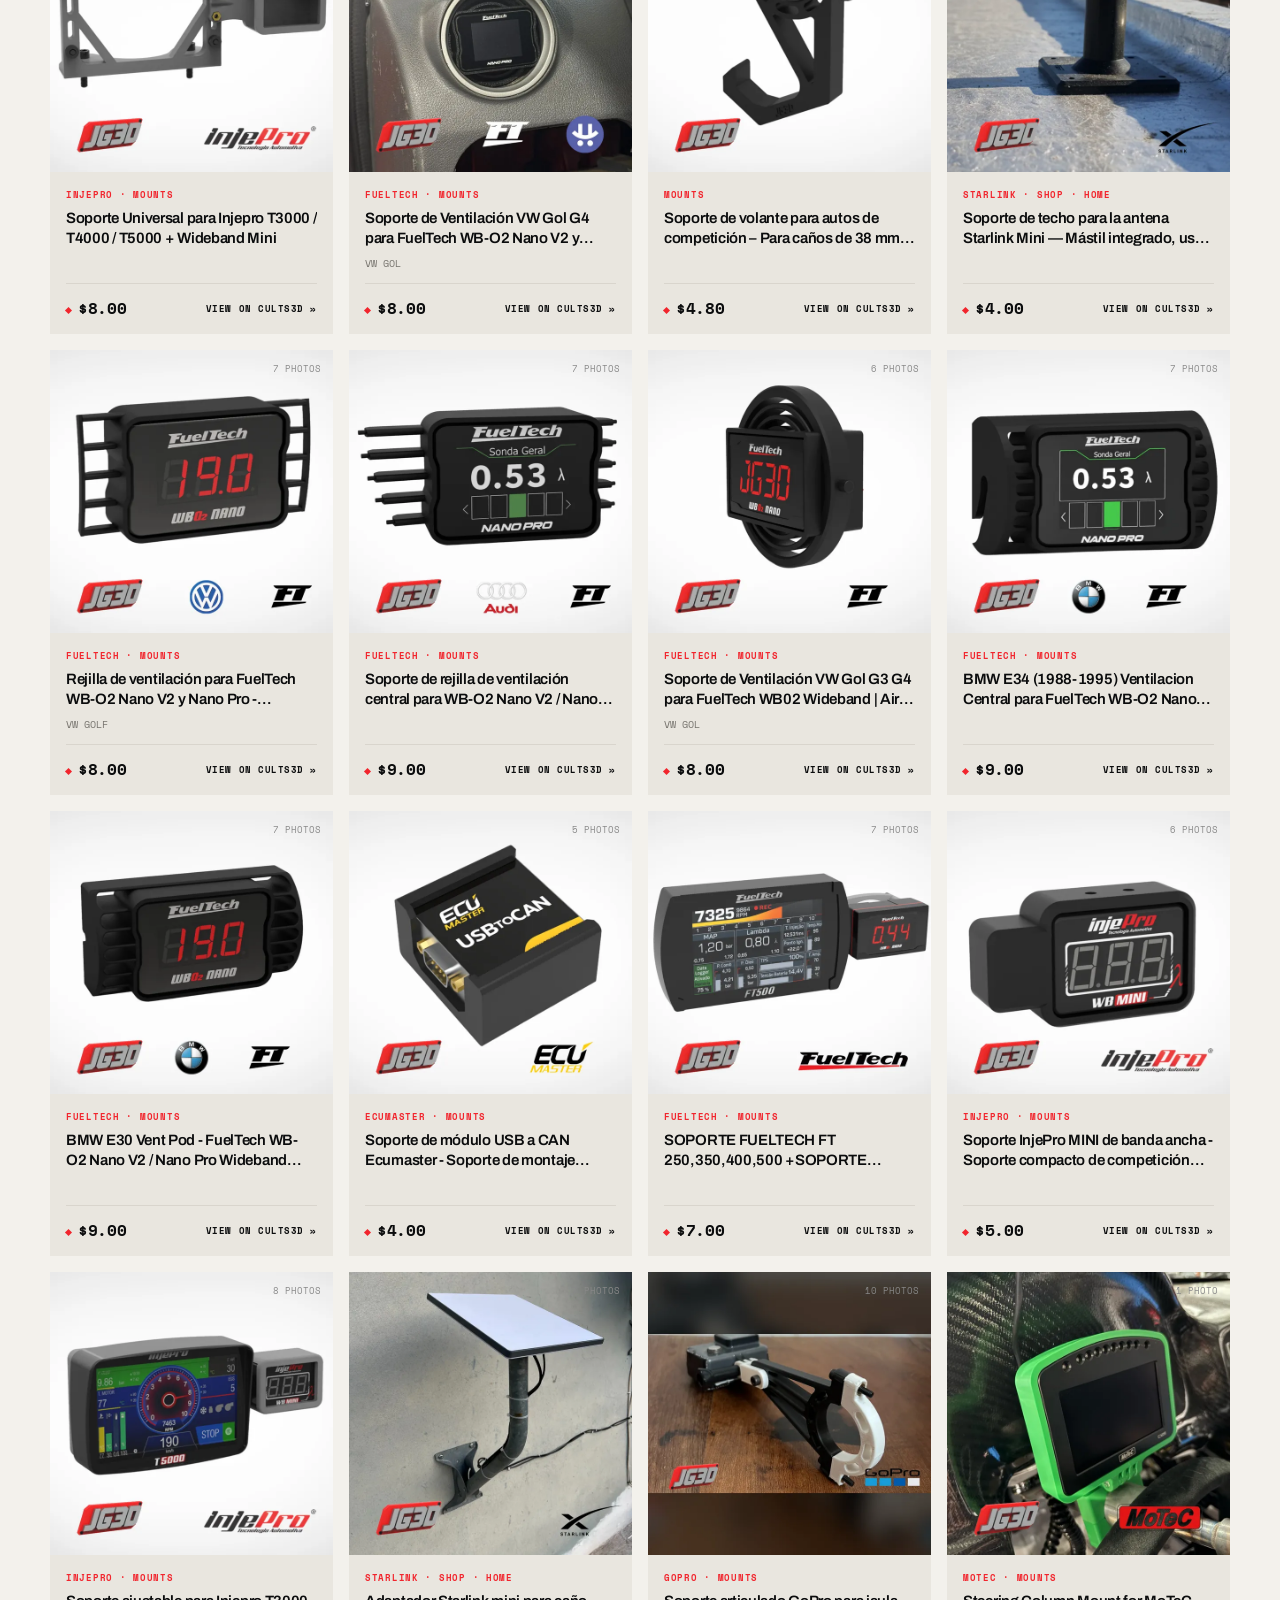
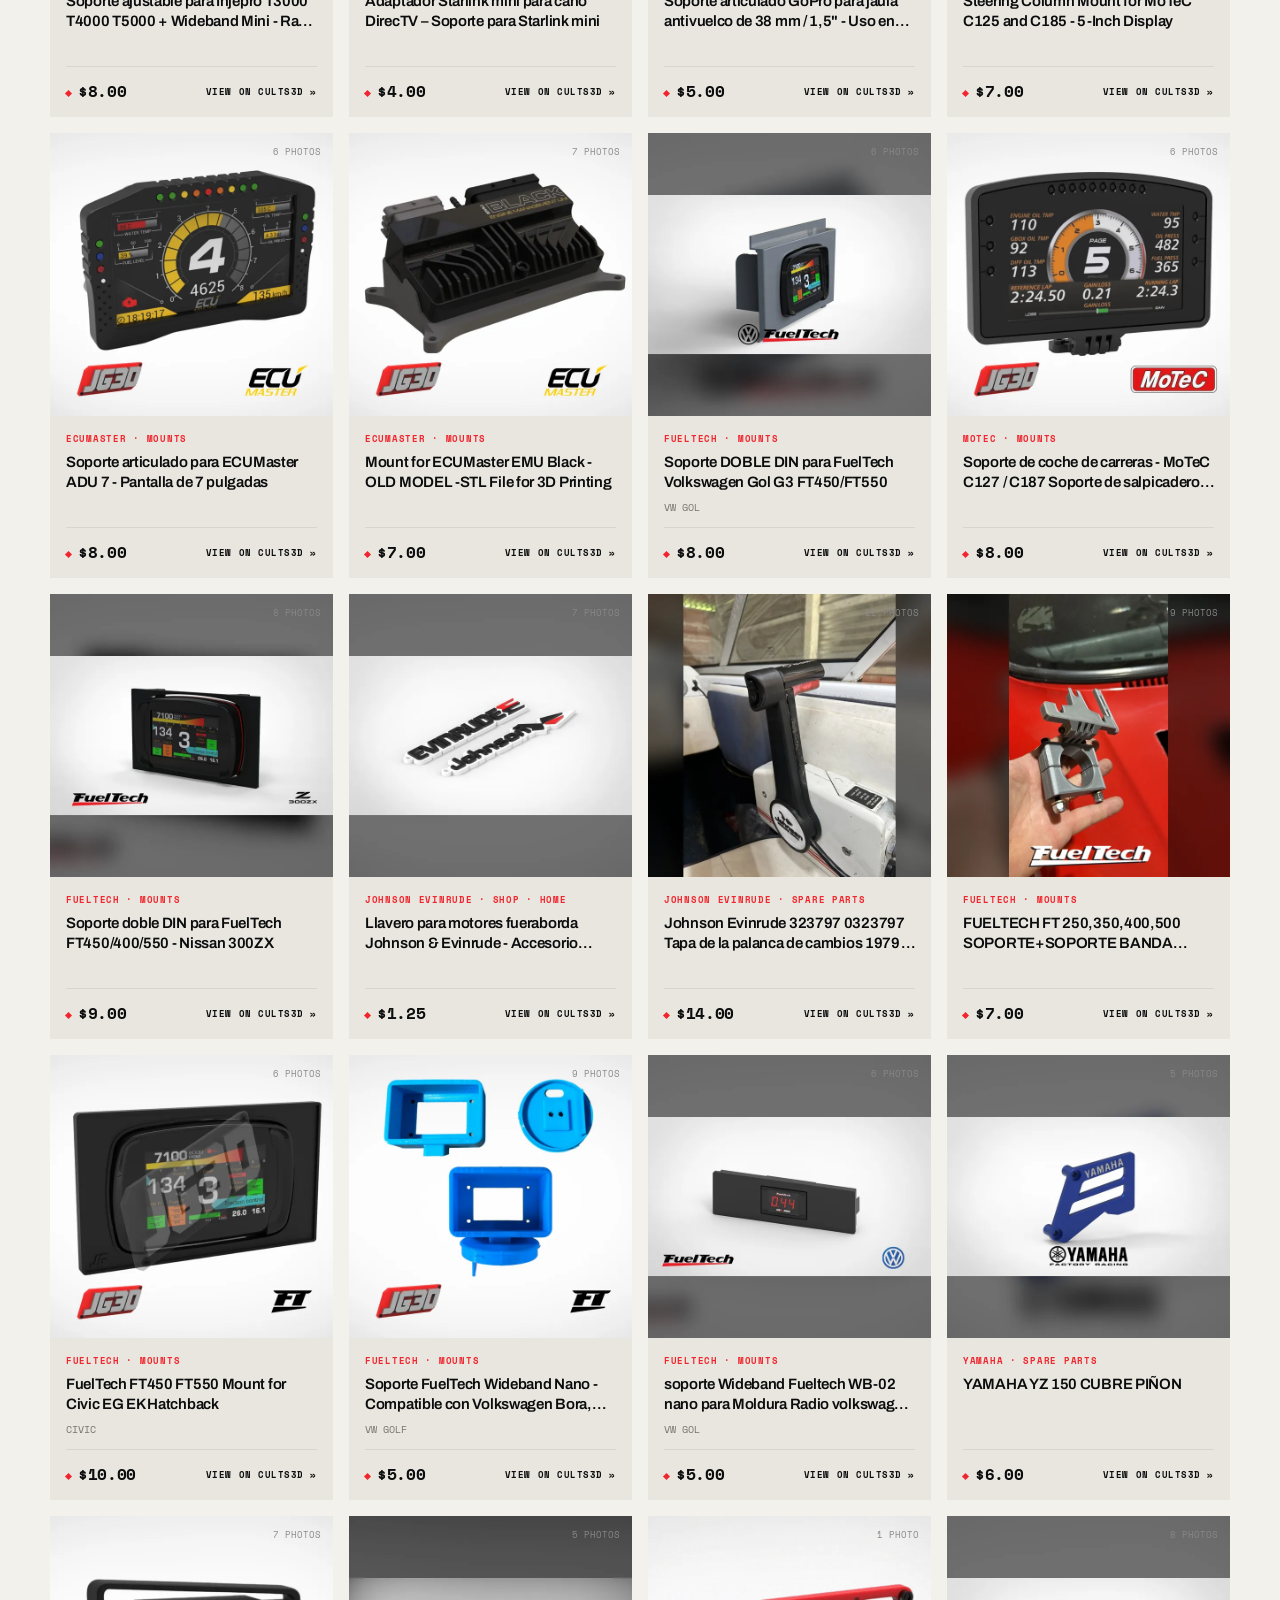
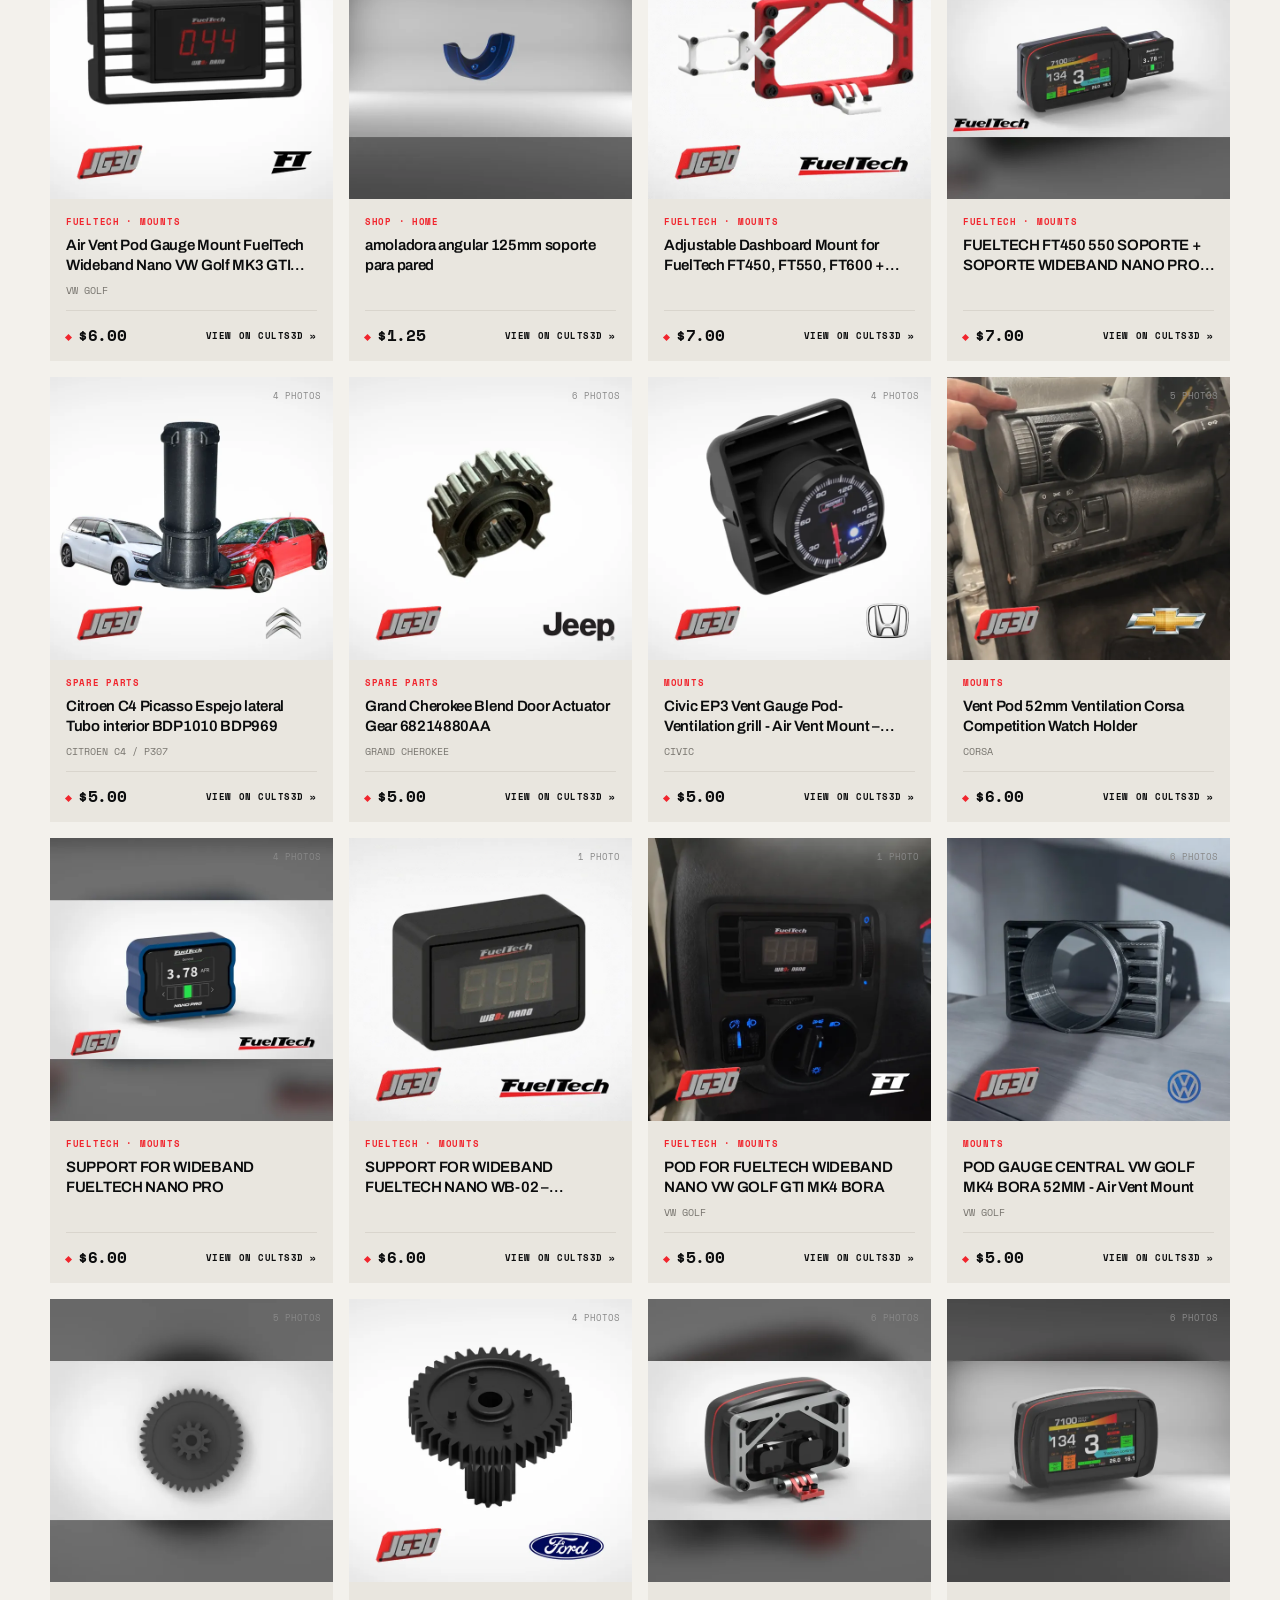
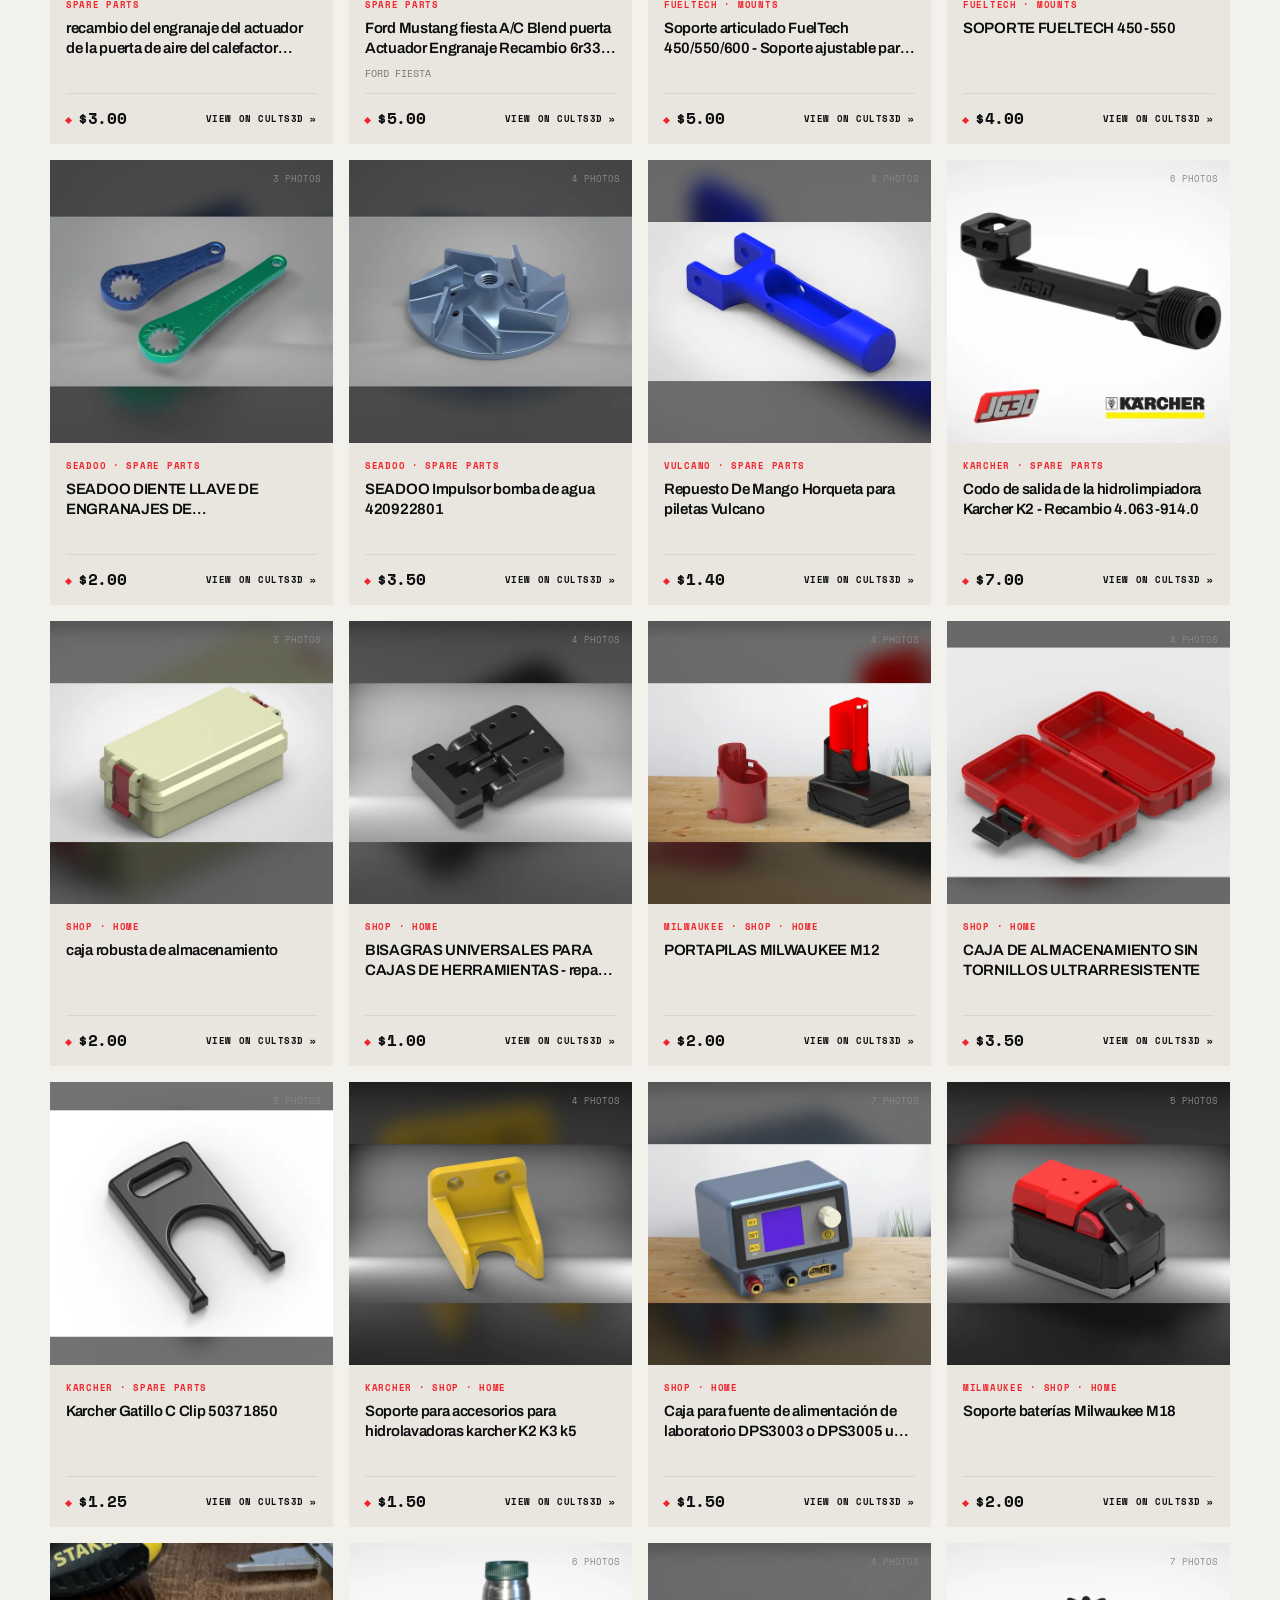
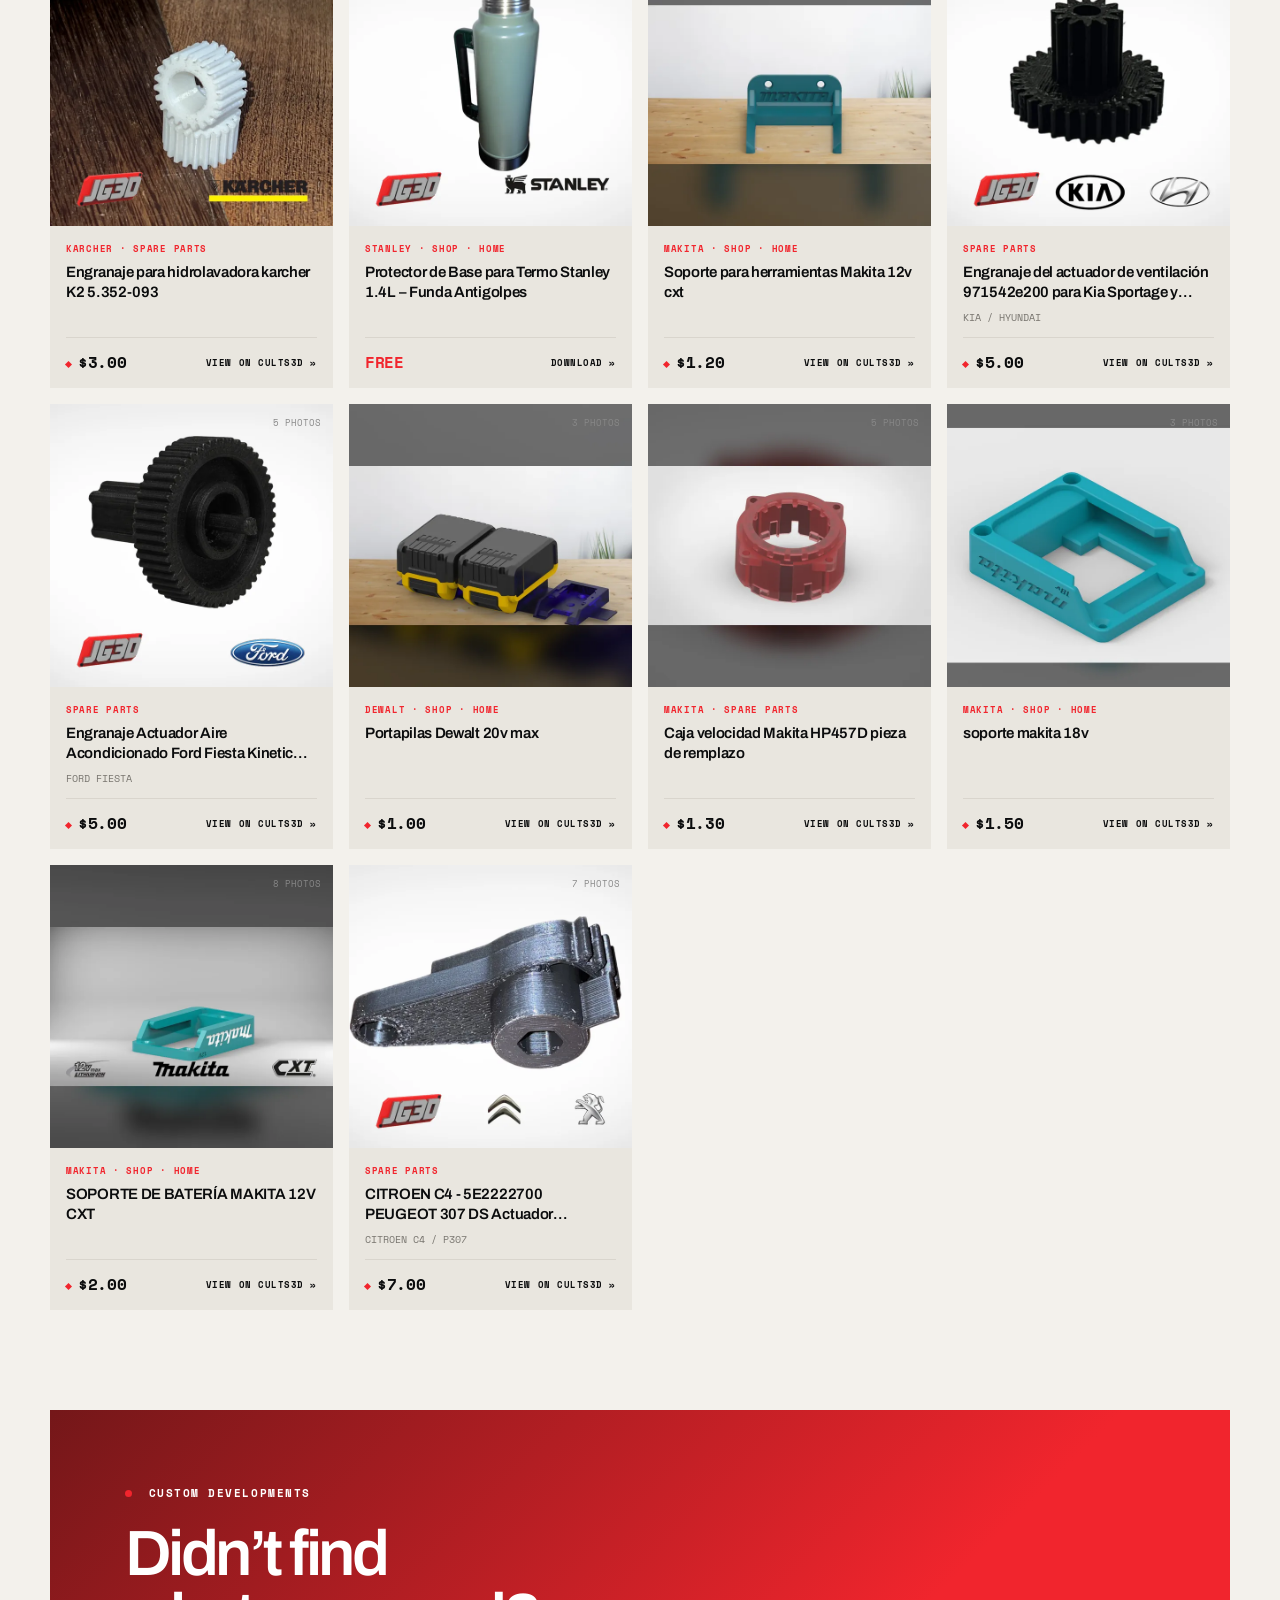
<file: catalogo.html>
<!doctype html>
<html lang="en">
<head>
  <meta charset="utf-8">
  <meta name="viewport" content="width=device-width, initial-scale=1">
  <meta name="description" content="Discover automotive STL files by JG3D Works: ECU mounts, dash panels and connector covers. Download on Cults3D and bring your project to life with 3D printing.">
  <meta name="theme-color" content="#f3f1ec">
  <title>JG3D Works | Catálogo</title>
  <link rel="icon" href="/favicon.png" type="image/png" sizes="96x96">
  <link rel="stylesheet" href="styles.css">
  <link rel="stylesheet" href="catalog/catalog.css">
  <script src="i18n.js?v=20260824-phone" defer></script>
  <script src="script.js" defer></script>
  <script src="catalog/data.js?v=130-octtane-gol-g3" defer></script>
  <script src="catalog/catalog.js?v=116-20260824-phone" defer></script>
</head>
<body>
  <main>
    <nav class="nav shell" aria-label="Navegación principal">
      <a class="brand brand-logo" href="index.html" aria-label="JG3D inicio"><img src="assets/jg3d-logo.png" alt="JG3D"></a>
      <div class="navlinks">
        <a href="catalogo.html" class="nav-current">Catálogo</a><a href="index.html#productos">Diseños</a><a href="index.html#proceso">Cómo funciona</a><a href="index.html#faq">FAQ</a>
      </div>
      <div class="nav-actions">
        <div class="language-selector" role="group" aria-label="Language selector">
          <button type="button" data-language="en" aria-label="English">EN</button>
          <button type="button" data-language="es" aria-label="Español">ES</button>
          <button type="button" data-language="pt" aria-label="Português">PT</button>
        </div>
        <a class="button compact" href="#contacto">Pedir diseño <span class="arrow-symbol" aria-hidden="true"><span class="arrow-desktop">»</span><span class="arrow-mobile">↗</span></span></a>
      </div>
      <button class="mobile-menu-toggle" type="button" aria-expanded="false" aria-controls="mobile-menu">
        <span class="menu-label">MENÚ</span><span class="menu-icon" aria-hidden="true"><i></i><i></i><i></i></span>
      </button>
      <div class="mobile-menu-panel" id="mobile-menu">
        <div class="language-selector language-selector-mobile" role="group" aria-label="Language selector">
          <button type="button" data-language="en" aria-label="English">EN</button>
          <button type="button" data-language="es" aria-label="Español">ES</button>
          <button type="button" data-language="pt" aria-label="Português">PT</button>
        </div>
        <a href="catalogo.html">Catálogo <span class="mobile-menu-chevron" aria-hidden="true">»</span></a>
        <a href="index.html#productos">Diseños <span class="mobile-menu-chevron" aria-hidden="true">»</span></a>
        <a href="index.html#proceso">Cómo funciona <span class="mobile-menu-chevron" aria-hidden="true">»</span></a>
        <a href="index.html#faq">Preguntas frecuentes <span class="mobile-menu-chevron" aria-hidden="true">»</span></a>
        <a class="mobile-menu-whatsapp" href="https://wa.me/5493512147683?text=Hola%20JG3D%2C%20quiero%20consultar%20por%20un%20modelo%20personalizado" target="_blank" rel="noreferrer">
          <svg viewBox="0 0 448 512" aria-hidden="true"><path fill="currentColor" d="M380.9 97.1C339 55.1 283.2 32 223.9 32c-122.4 0-222 99.6-222 222 0 39.1 10.2 77.3 29.6 111L0 480l117.7-30.9c32.4 17.7 68.9 27 106 27h.1c122.3 0 224.1-99.6 224.1-222 0-59.3-25.2-115-67-157zm-157 341.6c-33.2 0-65.7-8.9-94-25.8l-6.7-4-69.8 18.3L72 359.2l-4.4-7c-18.5-29.4-28.2-63.4-28.2-98.2 0-101.7 82.8-184.5 184.6-184.5 49.3 0 95.6 19.2 130.4 54.1 34.8 34.9 56.2 81.2 56.1 130.5 0 101.8-84.9 184.6-186.6 184.6zm101.2-138.2c-5.5-2.8-32.8-16.1-37.9-18-5.1-1.9-8.8-2.8-12.5 2.8-3.7 5.6-14.3 18-17.6 21.8-3.2 3.7-6.5 4.2-12 1.4-32.6-16.3-54-29.1-75.5-66-5.7-9.8 5.7-9.1 16.3-30.3 1.8-3.7.9-6.9-.5-9.7-1.4-2.8-12.5-30.1-17.1-41.2-4.5-10.8-9.1-9.3-12.5-9.5-3.2-.2-6.9-.2-10.6-.2-3.7 0-9.7 1.4-14.8 6.9-5.1 5.6-19.4 19-19.4 46.3 0 27.3 19.9 53.7 22.6 57.4 2.8 3.7 39.1 59.7 94.8 83.8 13.2 5.7 23.5 9.1 31.5 11.7 13.3 4.2 25.4 3.6 35 2.2 10.7-1.6 32.8-13.4 37.4-26.4 4.6-13 4.6-24.1 3.2-26.4-1.3-2.5-5-3.9-10.5-6.6z"></path></svg>
          Consultar por WhatsApp
        </a>
      </div>
    </nav>

    <section class="cat-section shell" id="catalogo">
      <div class="cat-head">
        <div>
          <div class="eyebrow cat-eyebrow"><i></i> <span id="cat-eyebrow-text">CATÁLOGO COMPLETO</span></div>
          <h2 id="cat-title">119 diseños.<br>Listos para imprimir.</h2>
        </div>
        <p id="cat-intro">Todos los modelos publicados en Cults3D. Compralos ahí y descargá el archivo al instante.</p>
      </div>

      <div class="cat-toolbar">
        <label class="cat-search">
          <svg viewBox="0 0 20 20" aria-hidden="true"><circle cx="9" cy="9" r="6"/><path d="M14 14l4 4"/></svg>
          <input id="cat-search" type="search" placeholder="Buscá por equipo, auto o pieza (ej: FT450 Gol)" aria-label="Buscar en el catálogo">
        </label>
        <div class="cat-sort"><span id="cat-sort-label">ORDENAR</span>
          <select id="cat-sort" aria-label="Ordenar catálogo">
            <option value="recent">MÁS RECIENTES</option>
            <option value="price-asc">PRECIO ↑</option>
            <option value="price-desc">PRECIO ↓</option>
            <option value="name">A–Z</option>
          </select>
        </div>
      </div>
      <div class="cat-chips" id="cat-chips" role="group" aria-label="Filtros rápidos"></div>

      <p class="cat-count" id="cat-count"></p>
      <div class="cat-grid" id="cat-grid"></div>

      <div class="cat-empty" id="cat-empty" hidden>
        <svg viewBox="0 0 18 18" aria-hidden="true"><circle cx="9" cy="9" r="4"/><path d="M9 1v4M9 13v4M1 9h4M13 9h4"/></svg>
        <h3 id="cat-empty-title"></h3>
        <p id="cat-empty-text"></p>
        <div class="cat-empty-row">
          <a class="button" id="cat-empty-cta" href="#" target="_blank" rel="noreferrer">PEDIR DISEÑO PERSONALIZADO <span class="arrow-desktop" aria-hidden="true">»</span><span class="arrow-mobile" aria-hidden="true">↗</span></a>
          <a class="text-link cat-clear" id="cat-empty-clear" href="#">Limpiar búsqueda <b aria-hidden="true">→</b></a>
        </div>
      </div>
    </section>

    <section class="contact shell" id="contacto">
      <div class="contact-copy"><div class="eyebrow"><i></i> DESARROLLOS PERSONALIZADOS</div><h2>¿No encontraste<br>lo que buscabas?</h2><p>Contanos qué vehículo, pantalla o componente necesitás integrar. Podemos adaptar un diseño o crear uno desde cero.</p></div>
      <div class="contact-actions">
        <a class="button light-button whatsapp-button" href="https://wa.me/5493512147683?text=Hola%20JG3D%2C%20quiero%20consultar%20por%20un%20modelo%20personalizado" target="_blank" rel="noreferrer">
          <svg viewBox="0 0 448 512" aria-hidden="true"><path fill="currentColor" d="M380.9 97.1C339 55.1 283.2 32 223.9 32c-122.4 0-222 99.6-222 222 0 39.1 10.2 77.3 29.6 111L0 480l117.7-30.9c32.4 17.7 68.9 27 106 27h.1c122.3 0 224.1-99.6 224.1-222 0-59.3-25.2-115-67-157zm-157 341.6c-33.2 0-65.7-8.9-94-25.8l-6.7-4-69.8 18.3L72 359.2l-4.4-7c-18.5-29.4-28.2-63.4-28.2-98.2 0-101.7 82.8-184.5 184.6-184.5 49.3 0 95.6 19.2 130.4 54.1 34.8 34.9 56.2 81.2 56.1 130.5 0 101.8-84.9 184.6-186.6 184.6zm101.2-138.2c-5.5-2.8-32.8-16.1-37.9-18-5.1-1.9-8.8-2.8-12.5 2.8-3.7 5.6-14.3 18-17.6 21.8-3.2 3.7-6.5 4.2-12 1.4-32.6-16.3-54-29.1-75.5-66-5.7-9.8 5.7-9.1 16.3-30.3 1.8-3.7.9-6.9-.5-9.7-1.4-2.8-12.5-30.1-17.1-41.2-4.5-10.8-9.1-9.3-12.5-9.5-3.2-.2-6.9-.2-10.6-.2-3.7 0-9.7 1.4-14.8 6.9-5.1 5.6-19.4 19-19.4 46.3 0 27.3 19.9 53.7 22.6 57.4 2.8 3.7 39.1 59.7 94.8 83.8 13.2 5.7 23.5 9.1 31.5 11.7 13.3 4.2 25.4 3.6 35 2.2 10.7-1.6 32.8-13.4 37.4-26.4 4.6-13 4.6-24.1 3.2-26.4-1.3-2.5-5-3.9-10.5-6.6z"></path></svg>
          <span>Consultar por WhatsApp</span><span class="arrow-symbol" aria-hidden="true"><span class="arrow-desktop">»</span><span class="arrow-mobile">↗</span></span>
        </a>
        <span>Modelos personalizados · Atención directa</span><span>Archivos digitales · Entrega global</span>
      </div>
    </section>

    <footer class="footer shell">
      <a class="brand brand-logo footer-logo" href="index.html"><img src="assets/jg3d-logo.png" alt="JG3D"></a>
      <p>Automotive 3D Parts · STL files only</p>
      <div class="footer-social">
        <a class="instagram-link" href="https://instagram.com/JG3D.works" target="_blank" rel="noreferrer" aria-label="Abrir JG3D.works en Instagram"><svg class="instagram-icon" viewBox="0 0 448 512" aria-hidden="true"><path fill="currentColor" d="M224.1 141c-63.6 0-114.9 51.3-114.9 114.9s51.3 114.9 114.9 114.9S339 319.5 339 255.9 287.7 141 224.1 141zm0 189.6c-41.1 0-74.7-33.5-74.7-74.7s33.5-74.7 74.7-74.7 74.7 33.5 74.7 74.7-33.6 74.7-74.7 74.7zm146.4-194.3c0 14.9-12 26.8-26.8 26.8-14.9 0-26.8-12-26.8-26.8s12-26.8 26.8-26.8 26.8 12 26.8 26.8zm76.1 27.2c-1.7-35.9-9.9-67.7-36.2-93.9-26.2-26.2-58-34.4-93.9-36.2-37-2.1-147.9-2.1-184.9 0-35.8 1.7-67.6 9.9-93.9 36.1S3.3 127.5 1.5 163.4c-2.1 37-2.1 147.9 0 184.9 1.7 35.9 9.9 67.7 36.2 93.9s58 34.4 93.9 36.2c37 2.1 147.9 2.1 184.9 0 35.9-1.7 67.7-9.9 93.9-36.2 26.2-26.2 34.4-58 36.2-93.9 2.1-37 2.1-147.8 0-184.8zM398.8 388c-7.8 19.6-22.9 34.7-42.6 42.6-29.5 11.7-99.5 9-132.1 9s-102.7 2.6-132.1-9c-19.6-7.8-34.7-22.9-42.6-42.6-11.7-29.5-9-99.5-9-132.1s-2.6-102.7 9-132.1c7.8-19.6 22.9-34.7 42.6-42.6 29.5-11.7 99.5-9 132.1-9s102.7-2.6 132.1 9c19.6 7.8 34.7 22.9 42.6 42.6 11.7 29.5 9 99.5 9 132.1s2.7 102.7-9 132.1z"></path></svg><span>JG3D.works</span></a>
        <span class="country"><svg class="argentina-flag" viewBox="0 0 30 20" role="img" aria-label="Bandera de Argentina"><rect width="30" height="20" rx="1.5" fill="#74ACDF"></rect><rect y="6.67" width="30" height="6.66" fill="#fff"></rect><circle cx="15" cy="10" r="2.1" fill="#F6B40E"></circle></svg>Argentina</span>
      </div>
    </footer>
  </main>
  <!--Start of Tawk.to Script-->
<script type="text/javascript">
var Tawk_API=Tawk_API||{}, Tawk_LoadStart=new Date();
(function(){
var s1=document.createElement("script"),s0=document.getElementsByTagName("script")[0];
s1.async=true;
s1.src='https://embed.tawk.to/6a5f9734fbe1311d44c8bfa2/1ju2md9vf';
s1.charset='UTF-8';
s1.setAttribute('crossorigin','*');
s0.parentNode.insertBefore(s1,s0);
})();
</script>
<!--End of Tawk.to Script-->
</body>
</html>
</file>
<file: styles.css>
@font-face{font-family:Archivo;src:url("fonts/archivo-400.ttf") format("truetype");font-style:normal;font-weight:400;font-display:swap}
@font-face{font-family:Archivo;src:url("fonts/archivo-500.ttf") format("truetype");font-style:normal;font-weight:500;font-display:swap}
@font-face{font-family:Archivo;src:url("fonts/archivo-600.ttf") format("truetype");font-style:normal;font-weight:600;font-display:swap}
@font-face{font-family:Archivo;src:url("fonts/archivo-700.ttf") format("truetype");font-style:normal;font-weight:700;font-display:swap}
@font-face{font-family:"Space Mono";src:url("fonts/space-mono-400.ttf") format("truetype");font-style:normal;font-weight:400;font-display:swap}
@font-face{font-family:"Space Mono";src:url("fonts/space-mono-700.ttf") format("truetype");font-style:normal;font-weight:700;font-display:swap}

:root{--ink:#0b0c0d;--paper:#f3f1ec;--muted:#77746e;--line:#d9d5cd;--red:#ed2f24;--soft:#e8e5de}*{box-sizing:border-box}html{scroll-behavior:smooth}body{margin:0;background:var(--paper);color:var(--ink);font-family:Archivo,Arial,sans-serif}.shell{width:min(1180px,calc(100% - 48px));margin:auto}.nav{height:86px;display:flex;align-items:center;justify-content:space-between;border-bottom:1px solid var(--line);position:relative;z-index:10}.brand{font-size:24px;font-weight:700;letter-spacing:-1px;color:inherit;text-decoration:none}.brand span{color:var(--red)}.brand small{font:400 10px Space Mono;letter-spacing:0}.navlinks{display:flex;gap:32px}.navlinks a,.text-link{color:inherit;text-decoration:none;font-size:13px}.button{background:var(--red);color:white;text-decoration:none;padding:15px 20px;display:inline-flex;align-items:center;gap:28px;font:600 12px Space Mono;text-transform:uppercase;letter-spacing:.04em;transition:.2s}.button:hover{filter:brightness(1.12);transform:translateY(-2px)}.button.compact{padding:12px 15px;gap:14px}.hero{min-height:680px;display:grid;grid-template-columns:1.05fr .95fr;align-items:center;gap:36px;padding-top:40px;padding-bottom:64px}.eyebrow{font:700 11px Space Mono;letter-spacing:.14em;color:var(--red);margin-bottom:22px}.eyebrow i{display:inline-block;width:7px;height:7px;background:var(--red);border-radius:50%;margin-right:8px}.hero h1,.section h2,.process h2,.faq h2,.contact h2{font-size:clamp(42px,5.1vw,78px);line-height:.98;letter-spacing:-.055em;margin:0;font-weight:600}.hero h1 em{color:var(--muted);font-style:normal}.hero-copy>p{max-width:570px;color:#5f5c57;font-size:18px;line-height:1.65;margin:30px 0}.actions{display:flex;align-items:center;gap:28px}.trust{display:flex;gap:28px;margin-top:56px;padding-top:22px;border-top:1px solid var(--line);font:400 10px Space Mono;color:var(--muted)}.trust span{display:flex;align-items:center;gap:8px}.trust b{color:var(--ink);font-size:13px}.hero-visual{height:540px;position:relative;background:#141618;overflow:hidden;isolation:isolate}.hero-visual:before{content:"";position:absolute;inset:18px;border:1px solid #ffffff18}.hero-visual img{width:100%;height:100%;object-fit:cover;position:relative;z-index:2;mix-blend-mode:screen}.glow{position:absolute;width:75%;height:75%;background:var(--red);filter:blur(100px);opacity:.2;left:14%;top:14%}.float-card{position:absolute;z-index:3;bottom:34px;left:32px;color:white;border-left:2px solid var(--red);padding-left:14px;display:flex;flex-direction:column}.float-card small,.axis{font:400 9px Space Mono;color:#aaa}.float-card strong{font-size:18px;margin:4px 0}.float-card span{font-size:11px;color:#aaa}.axis{position:absolute;right:22px;top:28px;z-index:3;writing-mode:vertical-rl}.ticker{overflow:hidden;background:var(--ink);color:#aaa;padding:18px 0;white-space:nowrap;font:700 11px Space Mono;letter-spacing:.15em}.ticker-track{display:flex;width:max-content;animation:ticker-scroll 28s linear infinite;will-change:transform}.ticker-group{display:flex;align-items:center;flex-shrink:0}.ticker-brand{display:flex;align-items:center;gap:30px;padding-right:30px}.ticker i{display:block;flex:0 0 auto;width:5px;height:5px;background:var(--red)}@keyframes ticker-scroll{to{transform:translateX(-50%)}}.section{padding-top:120px;padding-bottom:120px}.section-head{display:grid;grid-template-columns:1.4fr .6fr;align-items:end;gap:40px;margin-bottom:60px}.section-head h2,.faq h2{font-size:clamp(38px,4.7vw,68px)}.section-head>p,.faq>div>p{color:var(--muted);line-height:1.7;max-width:390px}.products{display:grid;grid-template-columns:repeat(3,1fr);gap:18px}.product{background:#e9e6df}.product-image{height:350px;background:#151719;position:relative;overflow:hidden}.product-image span{position:absolute;z-index:2;color:#777;font:400 10px Space Mono;top:18px;left:18px}.product-image img{width:100%;height:100%;object-fit:cover;transition:.5s}.product:hover img{transform:scale(1.045)}.product-info{padding:24px}.product-info small{font:700 10px Space Mono;color:var(--red)}.product-info h3{font-size:24px;letter-spacing:-.03em;margin:12px 0}.product-info p{color:var(--muted);line-height:1.55;font-size:14px;min-height:66px}.product-info>div{border-top:1px solid var(--line);padding-top:16px;display:flex;justify-content:space-between;font:400 10px Space Mono;color:var(--muted)}.product-info a{color:var(--ink);font-weight:700;text-decoration:none}.process{background:var(--ink);color:white;padding:110px 0}.section-head.light>p{color:#999}.steps{display:grid;grid-template-columns:repeat(3,1fr);gap:1px;background:#333}.step{background:var(--ink);padding:36px}.step b{font:700 11px Space Mono;color:var(--red)}.step i{display:block;width:100%;height:1px;background:#333;margin:50px 0 28px;position:relative}.step i:after{content:"";position:absolute;right:0;top:-3px;width:7px;height:7px;background:var(--red);border-radius:50%}.step h3{font-size:22px}.step p{color:#999;line-height:1.6;font-size:14px}.faq{display:grid;grid-template-columns:.85fr 1.15fr;gap:90px}.accordion{border-top:1px solid var(--line)}.faq-item{border-bottom:1px solid var(--line)}.faq-item button{width:100%;border:0;background:none;color:inherit;display:flex;justify-content:space-between;text-align:left;padding:24px 0;font:600 16px Archivo;cursor:pointer}.faq-item button b{color:var(--red);font-size:22px}.faq-item p{margin:0 40px 24px 0;color:var(--muted);line-height:1.65}.contact{background:var(--red);color:white;padding:75px;display:grid;grid-template-columns:1.2fr .8fr;gap:50px;align-items:end}.contact .eyebrow{color:white}.contact-copy>p{max-width:600px;line-height:1.65;color:#ffd6d2}.contact h2{font-size:clamp(42px,5vw,70px)}.contact-actions{display:flex;flex-direction:column;align-items:flex-start;gap:15px;font:400 11px Space Mono}.light-button{background:white;color:var(--ink);width:100%;justify-content:space-between}.footer{padding:45px 0;display:grid;grid-template-columns:1fr 1fr 1fr;border-top:1px solid var(--line);margin-top:80px;align-items:center}.footer p{font:400 10px Space Mono;color:var(--muted);text-align:center}.footer p:last-child{text-align:right}
@media(max-width:800px){.shell{width:min(100% - 28px,1180px)}.nav{height:70px}.navlinks{display:none}.hero{grid-template-columns:1fr;padding-top:70px}.hero-visual{height:460px}.trust{flex-wrap:wrap}.section-head,.faq,.contact{grid-template-columns:1fr}.products{grid-template-columns:1fr}.product-image{height:390px}.section{padding:85px 0}.steps{grid-template-columns:1fr}.faq{gap:45px}.contact{padding:42px 28px}.footer{grid-template-columns:1fr;gap:15px;text-align:center}.footer p:last-child{text-align:center}}@media(max-width:480px){.nav .button{display:none}.hero{min-height:auto}.hero h1{font-size:46px}.hero-copy>p{font-size:16px}.actions{align-items:flex-start;flex-direction:column}.hero-visual{height:370px}.trust{gap:14px}.product-image{height:320px}.contact{width:100%;}.section-head{margin-bottom:38px}}

/* JG3D brand system */
:root{--red:#f1252d;--red-deep:#741719;--metal:#b9b9b9}
.brand-logo{display:block;width:124px;height:54px;overflow:hidden;background:var(--red-deep);clip-path:polygon(7% 8%,96% 0,100% 12%,92% 89%,5% 100%,0 90%)}
.brand-logo img{width:100%;height:100%;object-fit:cover;object-position:50% 50%;transform:scale(1.12)}
.footer-logo{width:146px;height:64px}
.contact{background:linear-gradient(135deg,var(--red-deep),var(--red) 68%)}
@media(max-width:800px){.brand-logo{width:105px;height:46px}.footer-logo{width:132px;height:58px;margin:auto}}

/* Transparent master logo */
.brand-logo{width:132px;height:64px;background:transparent;clip-path:none;overflow:visible;display:flex;align-items:center}
.brand-logo img{width:100%;height:auto;object-fit:contain;object-position:center;transform:none;filter:drop-shadow(0 4px 4px #00000028)}
.footer-logo{width:154px;height:74px}
@media(max-width:800px){.brand-logo{width:112px;height:54px}.footer-logo{width:142px;height:68px}}
.hero-visual img{object-fit:contain;object-position:center}
.footer-social{display:flex;flex-direction:column;align-items:flex-end;gap:7px;font:400 10px Space Mono;color:var(--muted)}
.footer-social a{color:var(--ink);font-weight:700;text-decoration:none}
.footer-social a:hover{color:var(--red)}
.country{display:inline-flex;align-items:center;gap:7px}.argentina-flag{display:block;width:21px;height:14px;flex:0 0 auto;filter:drop-shadow(0 1px 1px #0003)}
.footer-social{width:max-content;align-items:stretch;justify-self:end}.instagram-link{display:inline-flex;align-items:center;gap:7px}.instagram-icon{width:21px;height:21px;flex:0 0 auto;color:var(--red)}
.float-card small,.float-card strong,.float-card span{color:#fff;text-shadow:0 2px 6px #000,0 1px 2px #000}
@media(max-width:800px){.footer-social{align-items:stretch;justify-self:center}}
.whatsapp-button{display:grid;grid-template-columns:auto 1fr auto;gap:12px;align-items:center;transition:transform .22s ease,box-shadow .22s ease,filter .22s ease}
.whatsapp-button>svg{width:21px;height:21px;color:#25d366;transform-origin:center}
.whatsapp-button .arrow-mobile{transition:transform .24s cubic-bezier(.22,1,.36,1)}
.whatsapp-button:hover{transform:translateY(-3px);box-shadow:0 12px 26px #23030438;filter:brightness(1.02)}
.whatsapp-button:hover>svg{animation:whatsapp-pulse .58s ease-out 1}
.whatsapp-button:hover .arrow-desktop,.whatsapp-button:hover .arrow-mobile{transform:translateX(6px)}
.whatsapp-button:active{transform:translateY(0) scale(.985);box-shadow:0 5px 12px #2303042e}
@keyframes whatsapp-pulse{0%{transform:scale(1);filter:drop-shadow(0 0 0 #25d36600)}45%{transform:scale(1.2);filter:drop-shadow(0 0 7px #25d36699)}100%{transform:scale(1);filter:drop-shadow(0 0 0 #25d36600)}}
@media(prefers-reduced-motion:reduce){.whatsapp-button,.whatsapp-button>svg,.whatsapp-button .arrow-mobile{animation:none!important;transition:none}}
.trust .precision-target{display:inline-flex;width:14px;height:14px;align-items:center;justify-content:center}
.precision-target svg{display:block;width:14px;height:14px;fill:none;stroke:currentColor;stroke-width:1.8;stroke-linecap:round}
.arrow-mobile{display:none}.arrow-desktop{display:inline-block;font-size:17px;line-height:1;transition:transform .2s ease}.button:hover .arrow-desktop,.product-info a:hover .arrow-desktop{transform:translateX(3px)}

/* Mobile navigation */
.mobile-menu-toggle,.mobile-menu-panel{display:none}
.custom-design-link{position:relative;display:inline-flex;align-items:center;gap:4px;padding:6px 0;transition:color .22s ease,transform .22s ease}
.custom-design-link:after{content:"";position:absolute;left:0;right:0;bottom:0;height:1px;background:var(--red);transform:scaleX(0);transform-origin:left center;transition:transform .28s cubic-bezier(.22,1,.36,1)}
.custom-design-link b{font-weight:400;transition:transform .28s cubic-bezier(.22,1,.36,1)}
.custom-design-link:hover,.custom-design-link:focus-visible{color:var(--red);transform:translateY(-1px)}
.custom-design-link:hover:after,.custom-design-link:focus-visible:after{transform:scaleX(1)}
.custom-design-link:hover b,.custom-design-link:focus-visible b{transform:translateX(6px)}
.custom-design-link:active{color:var(--red);transform:translateY(0)}
.faq-item{transition:border-color .22s ease,background-color .22s ease}
.faq-item button{align-items:center;gap:20px;transition:color .22s ease}
.faq-item button>span{transition:transform .25s cubic-bezier(.22,1,.36,1)}
.faq-item button b{line-height:1;transition:transform .3s cubic-bezier(.22,1,.36,1),text-shadow .25s ease}
.faq-item:hover{border-bottom-color:#aaa69e;background:#efede7}
.faq-item:hover button,.faq-item button:focus-visible{color:var(--red)}
.faq-item:hover button>span,.faq-item button:focus-visible>span{transform:translateX(5px)}
.faq-item:hover button b,.faq-item button:focus-visible b{transform:rotate(90deg) scale(1.08);text-shadow:0 0 10px #f1252d99}
.faq-item.open{border-bottom-color:#aaa69e}.faq-item.open button{color:var(--red)}.faq-item.open button b{transform:rotate(180deg)}
.faq-item.open:hover button b,.faq-item.open button:focus-visible b{transform:rotate(180deg) scale(1.08)}
.faq-answer{display:grid;grid-template-rows:0fr;opacity:0;transition:grid-template-rows .34s cubic-bezier(.22,1,.36,1),opacity .24s ease}
.faq-answer.open{grid-template-rows:1fr;opacity:1}
.faq-answer>div{overflow:hidden}
.faq-answer p{margin:0;padding:0 40px 24px 0}
@media(prefers-reduced-motion:reduce){.faq-item,.faq-item button,.faq-item button>span,.faq-item button b,.faq-answer{transition:none!important}}
@media(min-width:801px){
  .navlinks a{position:relative;display:inline-block;transition:color .22s ease,transform .22s ease}
  .navlinks a:after{content:"";position:absolute;left:0;right:0;bottom:-9px;height:2px;background:var(--red);transform:scaleX(0);transform-origin:left center;transition:transform .28s cubic-bezier(.22,1,.36,1);box-shadow:0 0 8px #f1252d66}
  .navlinks a:hover,.navlinks a:focus-visible{color:var(--red);transform:translateY(-2px)}
  .navlinks a:hover:after,.navlinks a:focus-visible:after{transform:scaleX(1)}
}
@media(max-width:800px){
  .arrow-desktop{display:none}.arrow-mobile{display:inline}
  .navlinks,.nav>.button{display:none}
  .nav .brand-logo{order:2;width:88px;height:42px;justify-content:flex-end}
  .mobile-menu-toggle{order:1;display:inline-flex;align-items:center;gap:11px;border:0;background:transparent;color:var(--ink);padding:12px 2px;font:700 14px Space Mono;letter-spacing:.07em;cursor:pointer;-webkit-appearance:none;appearance:none;position:relative;transition:color .22s ease,transform .16s ease}
  .mobile-menu-toggle:after{content:"";position:absolute;left:2px;right:2px;bottom:5px;height:2px;background:var(--red);transform:scaleX(0);transform-origin:left center;transition:transform .28s cubic-bezier(.22,1,.36,1);box-shadow:0 0 8px #f1252d55}
  .mobile-menu-toggle.open{color:var(--red)}
  .mobile-menu-toggle.open:after{transform:scaleX(1)}
  .mobile-menu-toggle:active{transform:scale(.95)}
  .mobile-menu-toggle:focus-visible{outline:2px solid var(--red);outline-offset:5px}
  .menu-label{transition:color .22s ease}
  .menu-icon{position:relative;display:block;width:21px;height:16px;flex:0 0 auto}
  .menu-icon i{position:absolute;left:0;width:100%;height:2px;background:var(--red);border-radius:2px;transition:top .28s cubic-bezier(.22,1,.36,1),transform .28s cubic-bezier(.22,1,.36,1),opacity .18s ease}
  .menu-icon i:nth-child(1){top:0}.menu-icon i:nth-child(2){top:7px}.menu-icon i:nth-child(3){top:14px}
  .mobile-menu-toggle.open .menu-icon i:nth-child(1){top:7px;transform:rotate(45deg)}
  .mobile-menu-toggle.open .menu-icon i:nth-child(2){opacity:0;transform:scaleX(.35)}
  .mobile-menu-toggle.open .menu-icon i:nth-child(3){top:7px;transform:rotate(-45deg)}
  .mobile-menu-panel{display:flex;position:absolute;top:calc(100% + 1px);left:0;right:0;background:var(--paper);border:1px solid var(--line);border-top:0;padding:10px 16px 16px;box-shadow:0 18px 35px #0002;flex-direction:column;z-index:20;opacity:0;visibility:hidden;pointer-events:none;transform:translateY(-10px);transition:opacity .24s ease,transform .28s cubic-bezier(.22,1,.36,1),visibility 0s linear .28s}
  .mobile-menu-panel.open{opacity:1;visibility:visible;pointer-events:auto;transform:translateY(0);transition-delay:0s}
  .mobile-menu-panel>a{display:flex;align-items:center;justify-content:space-between;color:var(--ink);text-decoration:none;padding:15px 2px;border-bottom:1px solid var(--line);font:600 13px Archivo;opacity:0;transform:translateY(-4px);transition:opacity .2s ease,transform .24s ease}
  .mobile-menu-panel.open>a{opacity:1;transform:translateY(0)}
  .mobile-menu-panel.open>a:nth-child(2){transition-delay:.035s}.mobile-menu-panel.open>a:nth-child(3){transition-delay:.07s}.mobile-menu-panel.open>a:nth-child(4){transition-delay:.105s}
  .mobile-menu-panel>a>span{color:var(--red)}
  .mobile-menu-chevron{font:700 20px Space Mono;line-height:1}
  .mobile-menu-panel .mobile-menu-whatsapp{justify-content:flex-start;gap:10px;margin-top:14px;padding:14px 15px;border:0;background:var(--red);color:#fff;font:700 11px Space Mono;text-transform:uppercase}
  .mobile-menu-whatsapp svg{width:19px;height:19px}
}
@media(prefers-reduced-motion:reduce){.mobile-menu-toggle,.mobile-menu-toggle:after,.menu-icon i,.mobile-menu-panel,.mobile-menu-panel>a{transition:none!important}}

/* Process timeline */
.process-steps{align-items:stretch;background:transparent}
.process-step+.process-step{border-left:1px solid #333}
.process .eyebrow{font-size:13px}
.hero .eyebrow,#productos .eyebrow,.faq .eyebrow{font-size:13px}
.process-step{padding:18px 28px 32px;min-width:0}
.step-image{height:190px;position:relative;overflow:hidden;background:#17191b;border:1px solid #ffffff12;isolation:isolate}
.step-image img{display:block}
.step-image-main{position:relative;z-index:1;width:100%;height:100%;object-fit:cover;filter:brightness(.64) contrast(1.13) saturate(.9)}
.process-step-1 .step-image-main{object-fit:contain;filter:brightness(.58) contrast(1.15) saturate(.9)}
.step-image:after{content:"";position:absolute;z-index:2;inset:0;pointer-events:none;background:linear-gradient(135deg,#f1252d3d,transparent 42%,#00000048);box-shadow:inset 0 -38px 48px #0008}
.step-image-portrait{background:#121416}
.step-image-portrait .step-image-bg{display:none}
.step-image-portrait .step-image-main{position:absolute;inset:0;width:100%;height:100%;object-fit:cover;object-position:center 48%;filter:brightness(.82) contrast(1.08) saturate(.92)}
.process-step .step-line{display:block;width:100%;height:1px;background:#3a3c3f;margin:36px 0 28px;position:relative}
.process-step .step-line:after{content:"";position:absolute;top:-4px;width:9px;height:9px;background:var(--red);border-radius:50%;box-shadow:0 0 0 5px #f1252d18,0 0 18px #f1252d99}
.process-step-1 .step-line:after{left:0}.process-step-2 .step-line:after{left:50%;transform:translateX(-50%)}.process-step-3 .step-line:after{right:0}
.process-step>b{display:block;font:700 24px Space Mono;color:var(--red);letter-spacing:.04em}
.process-step h3{font-size:24px;letter-spacing:-.03em;margin:16px 0 10px}
.process-step p{margin:0;color:#999;line-height:1.6;font-size:14px}
@media(max-width:800px){.process-step{padding:18px 20px 32px}.process-step+.process-step{border-left:0;border-top:1px solid #333}.step-image{height:230px}.process-step .step-line{margin-top:30px}.process .eyebrow,.hero .eyebrow,#productos .eyebrow,.faq .eyebrow{font-size:12px}}
@media(max-width:800px){.process-step-1 .step-image-main{object-fit:cover;object-position:center}}

/* Infinite compatible-brand logo rail */
.ticker{
  position:relative;
  isolation:isolate;
  padding:14px 0;
  min-height:108px;
  display:flex;
  align-items:center;
  border-block:1px solid #202326;
  background:#090a0b;
  color:#b8b8b8;
}
.ticker:before,.ticker:after{
  content:"";
  position:absolute;
  z-index:3;
  top:0;
  bottom:0;
  width:72px;
  pointer-events:none;
}
.ticker:before{left:0;background:linear-gradient(90deg,#090a0b,transparent)}
.ticker:after{right:0;background:linear-gradient(-90deg,#090a0b,transparent)}
.ticker-track{
  align-items:center;
  animation-duration:34s;
}
.ticker-group{height:78px}
.ticker-brand{
  width:190px;
  height:78px;
  flex:0 0 190px;
  display:flex;
  align-items:center;
  gap:28px;
  padding:0 26px 0 0;
}
.ticker .ticker-brand>i{
  width:7px;
  height:7px;
  flex:0 0 7px;
  transform:rotate(45deg);
  box-shadow:0 0 12px #f1252d66;
}
.ticker-logo{
  flex:1;
  height:58px;
  display:flex;
  align-items:center;
  justify-content:center;
  opacity:.74;
  transition:opacity .28s ease,transform .28s cubic-bezier(.22,1,.36,1),filter .28s ease;
}
.ticker-logo img{
  display:block;
  width:auto;
  height:auto;
  object-fit:contain;
}
.ticker-fueltech .ticker-logo img{max-width:126px;max-height:36px}
.ticker-injepro .ticker-logo img{max-width:132px;max-height:30px}
.ticker-motec .ticker-logo img{max-width:124px;max-height:38px}
.ticker-ecumaster .ticker-logo img{max-width:88px;max-height:41px}
.ticker-haltech .ticker-logo img{max-width:132px;max-height:31px}
.ticker-racetec .ticker-logo img{max-width:140px;max-height:28px}
.ticker-octtane .ticker-logo img{max-width:136px;max-height:29px}
.ticker-aem .ticker-logo img{max-width:105px;max-height:35px}
.ticker-pandoo .ticker-logo img{max-width:132px;max-height:29px}
.ticker-logo:hover{
  opacity:1;
  transform:translateY(-3px) scale(1.055);
  filter:drop-shadow(0 0 9px #f1252d55) drop-shadow(0 0 16px #ffffff20);
}
@media(max-width:800px){
  .ticker{min-height:82px;padding:8px 0}
  .ticker:before,.ticker:after{width:34px}
  .ticker-track{animation-duration:30s}
  .ticker-group{height:64px}
  .ticker-brand{width:148px;height:64px;flex-basis:148px;gap:20px;padding-right:20px}
  .ticker .ticker-brand>i{width:6px;height:6px;flex-basis:6px}
  .ticker-logo{height:48px}
  .ticker-fueltech .ticker-logo img{max-width:98px;max-height:28px}
  .ticker-injepro .ticker-logo img{max-width:102px;max-height:24px}
  .ticker-motec .ticker-logo img{max-width:96px;max-height:30px}
  .ticker-ecumaster .ticker-logo img{max-width:70px;max-height:33px}
  .ticker-haltech .ticker-logo img{max-width:102px;max-height:25px}
  .ticker-racetec .ticker-logo img{max-width:108px;max-height:22px}
  .ticker-octtane .ticker-logo img{max-width:105px;max-height:23px}
  .ticker-aem .ticker-logo img{max-width:82px;max-height:28px}
  .ticker-pandoo .ticker-logo img{max-width:102px;max-height:23px}
}
@media(prefers-reduced-motion:reduce){
  .ticker-track{animation:none!important}
  .ticker-logo{transition:none!important}
}

/* Offline language selector */
.nav-actions{display:flex;align-items:center;gap:18px}
.language-selector{display:flex;align-items:center;gap:3px;padding:3px;border:1px solid var(--line);background:#ece9e2}
.language-selector button{min-width:34px;height:28px;padding:0 7px;border:0;background:transparent;color:var(--muted);font:700 10px "Space Mono";letter-spacing:.08em;cursor:pointer;transition:background .2s ease,color .2s ease,transform .2s ease}
.language-selector button:hover,.language-selector button:focus-visible{color:var(--red);transform:translateY(-1px)}
.language-selector button.active{background:var(--ink);color:#fff}
.language-selector-mobile{display:none}
@media(max-width:800px){
  .nav-actions{display:none}
  .language-selector-mobile{display:flex;align-self:flex-start;margin:4px 0 8px;opacity:0;transform:translateY(-4px);transition:opacity .2s ease,transform .24s ease}
  .mobile-menu-panel.open .language-selector-mobile{opacity:1;transform:translateY(0)}
}
@media(prefers-reduced-motion:reduce){.language-selector button,.language-selector-mobile{transition:none!important}}
</file>
<file: catalog/catalog.css>
/* Página de catálogo — dirección A "Vitrina" (ver .workspace/features/catalogo-ecommerce/DESIGN.md) */
.cat-section{padding-top:64px;padding-bottom:100px}
.cat-head{display:grid;grid-template-columns:1.4fr .6fr;align-items:end;gap:40px;margin-bottom:36px}
.cat-head h2{font-size:clamp(36px,4.2vw,58px);line-height:.98;letter-spacing:-.055em;margin:14px 0 0;font-weight:600}
.cat-head>p{color:var(--muted);line-height:1.7;max-width:390px;margin:0}
.cat-eyebrow{font-size:13px}
.nav-current{color:var(--red)!important;font-weight:600}

.cat-toolbar{display:flex;gap:14px;align-items:center;flex-wrap:wrap;padding:16px 0;border-top:1px solid var(--line);border-bottom:1px solid var(--line)}
.cat-search{flex:1;min-width:220px;display:flex;align-items:center;gap:10px;background:#ece9e2;border:1px solid var(--line);padding:11px 14px}
.cat-search svg{width:14px;height:14px;stroke:var(--muted);fill:none;stroke-width:2;flex:0 0 auto}
.cat-search input{border:0;background:none;outline:none;font:400 14px Archivo;width:100%;color:var(--ink)}
.cat-search input::placeholder{color:var(--muted)}
.cat-search:focus-within{border-color:var(--ink)}
.cat-sort{display:flex;align-items:center;gap:8px;font:700 10px "Space Mono";color:var(--muted);letter-spacing:.06em}
.cat-sort select{border:1px solid var(--line);background:#ece9e2;font:700 10px "Space Mono";padding:11px 8px;color:var(--ink);cursor:pointer}

.cat-chips{display:flex;gap:8px;flex-wrap:wrap;padding:14px 0 24px}
.cat-chip{font:700 10px "Space Mono";letter-spacing:.06em;border:1px solid var(--line);background:transparent;padding:9px 12px;color:var(--muted);cursor:pointer;transition:color .2s ease,background .2s ease,transform .2s ease}
.cat-chip b{color:var(--red);font-weight:700;margin-left:5px}
.cat-chip:hover{color:var(--red);transform:translateY(-1px)}
.cat-chip.on{background:var(--ink);color:#fff;border-color:var(--ink)}
.cat-count{font:400 11px "Space Mono";color:var(--muted);margin:0 0 16px}

.cat-grid{display:grid;grid-template-columns:repeat(4,1fr);gap:16px}
.cat-card{background:#e9e6df;display:flex;flex-direction:column}
.cat-img{display:block;aspect-ratio:1/1;background:#151719;position:relative;overflow:hidden}
.cat-img img{width:100%;height:100%;object-fit:cover;transition:.4s}
.cat-card:hover .cat-img img{transform:scale(1.045)}
.cat-badge{position:absolute;top:12px;left:12px;z-index:2;background:var(--red);color:#fff;font:700 9px "Space Mono";letter-spacing:.08em;padding:4px 7px}
.cat-photos{position:absolute;top:12px;right:12px;z-index:2;color:#888;font:400 9px "Space Mono"}
.cat-body{padding:16px 16px 14px;display:flex;flex-direction:column;flex:1}
.cat-body small{font:700 9px "Space Mono";color:var(--red);letter-spacing:.08em}
.cat-body h3{font-size:15px;line-height:1.3;letter-spacing:-.02em;margin:8px 0 8px;font-weight:600;display:-webkit-box;-webkit-line-clamp:2;-webkit-box-orient:vertical;overflow:hidden}
.cat-meta{font:400 10px "Space Mono";color:var(--muted);margin-bottom:12px}
.cat-foot{border-top:1px solid var(--line);padding-top:12px;margin-top:auto;display:flex;justify-content:space-between;align-items:center;gap:8px;flex-wrap:wrap}
.cat-price{font:700 16px "Space Mono";letter-spacing:-.02em;white-space:nowrap}
.cat-price i{display:inline-block;width:5px;height:5px;background:var(--red);transform:rotate(45deg);margin:0 7px 1px 0}
.cat-price.free{color:var(--red)}
.cat-cta{font:700 9px "Space Mono";letter-spacing:.06em;color:var(--ink);text-decoration:none;white-space:nowrap}
.cat-cta:hover{color:var(--red)}

.cat-empty{padding:70px 20px;text-align:center}
.cat-empty svg{width:44px;height:44px;stroke:var(--red);fill:none;stroke-width:1.6;stroke-linecap:round;margin-bottom:18px}
.cat-empty h3{font-size:26px;letter-spacing:-.03em;margin:0 0 10px;font-weight:600}
.cat-empty p{color:var(--muted);max-width:460px;margin:0 auto 26px;line-height:1.65}
.cat-empty-row{display:flex;gap:22px;justify-content:center;align-items:center;flex-wrap:wrap}
.cat-clear{font-weight:600}
.cat-clear b{color:var(--red)}
.cat-clear:hover{color:var(--red)}

@media(max-width:1000px){.cat-grid{grid-template-columns:repeat(3,1fr)}}
@media(max-width:800px){
  .cat-section{padding-top:36px;padding-bottom:70px}
  .cat-head{grid-template-columns:1fr;gap:14px;margin-bottom:22px}
  .cat-grid{grid-template-columns:repeat(2,1fr);gap:10px}
  .cat-body{padding:12px 12px 12px}
  .cat-body h3{font-size:13px}
  .cat-foot{flex-direction:column;align-items:flex-start;gap:7px}
}
</file>
